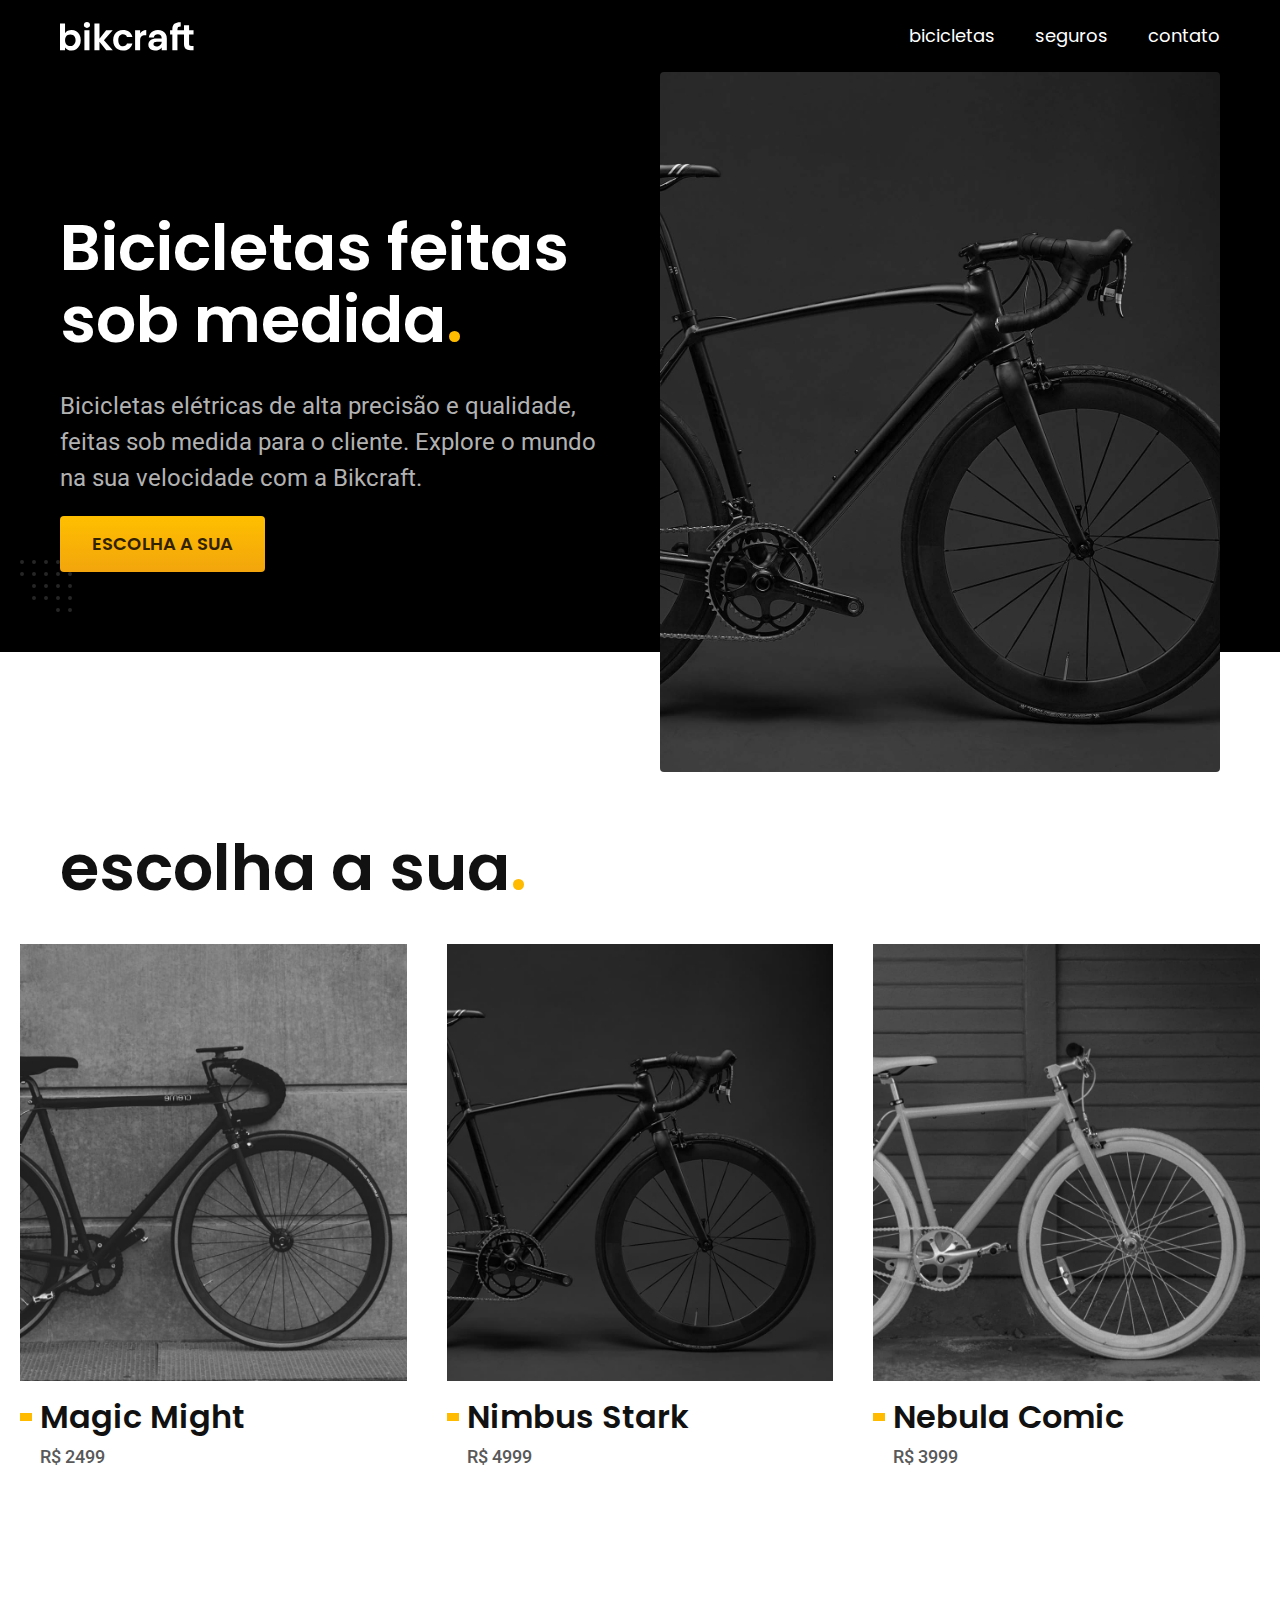
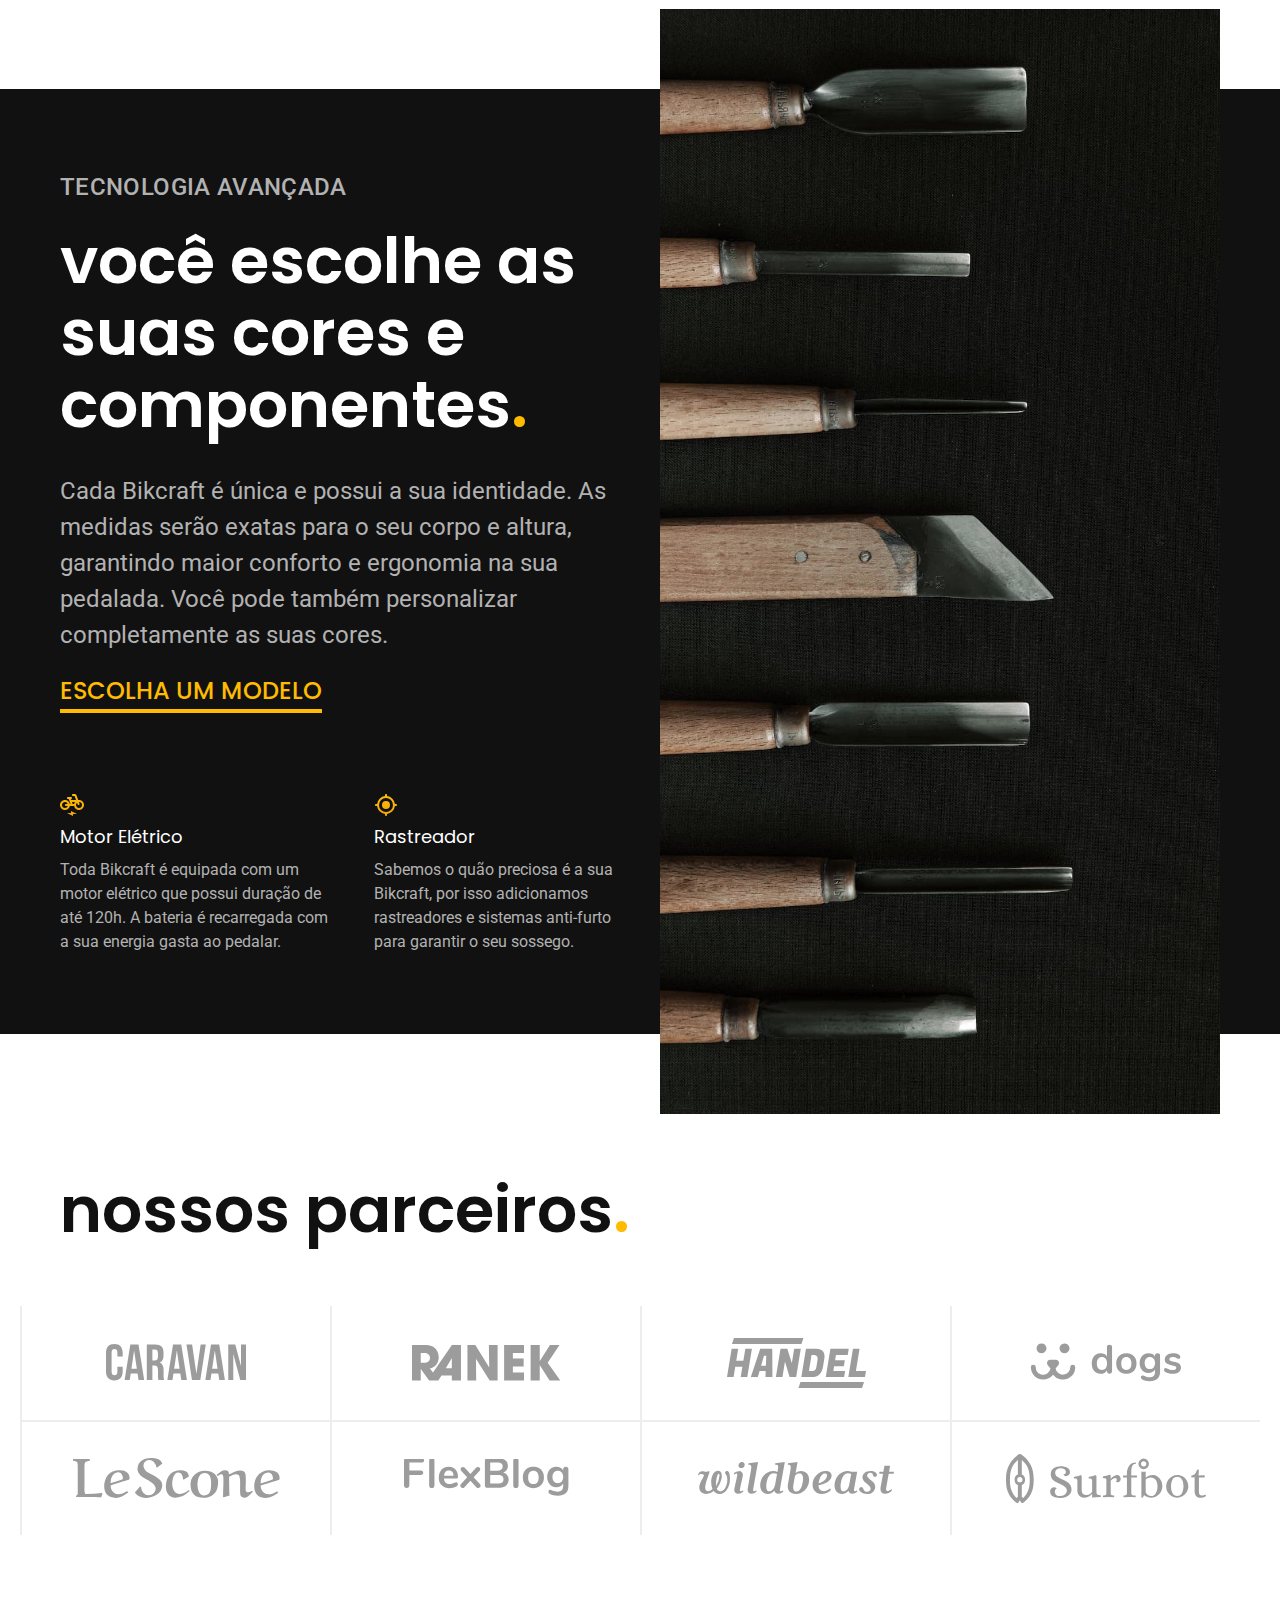
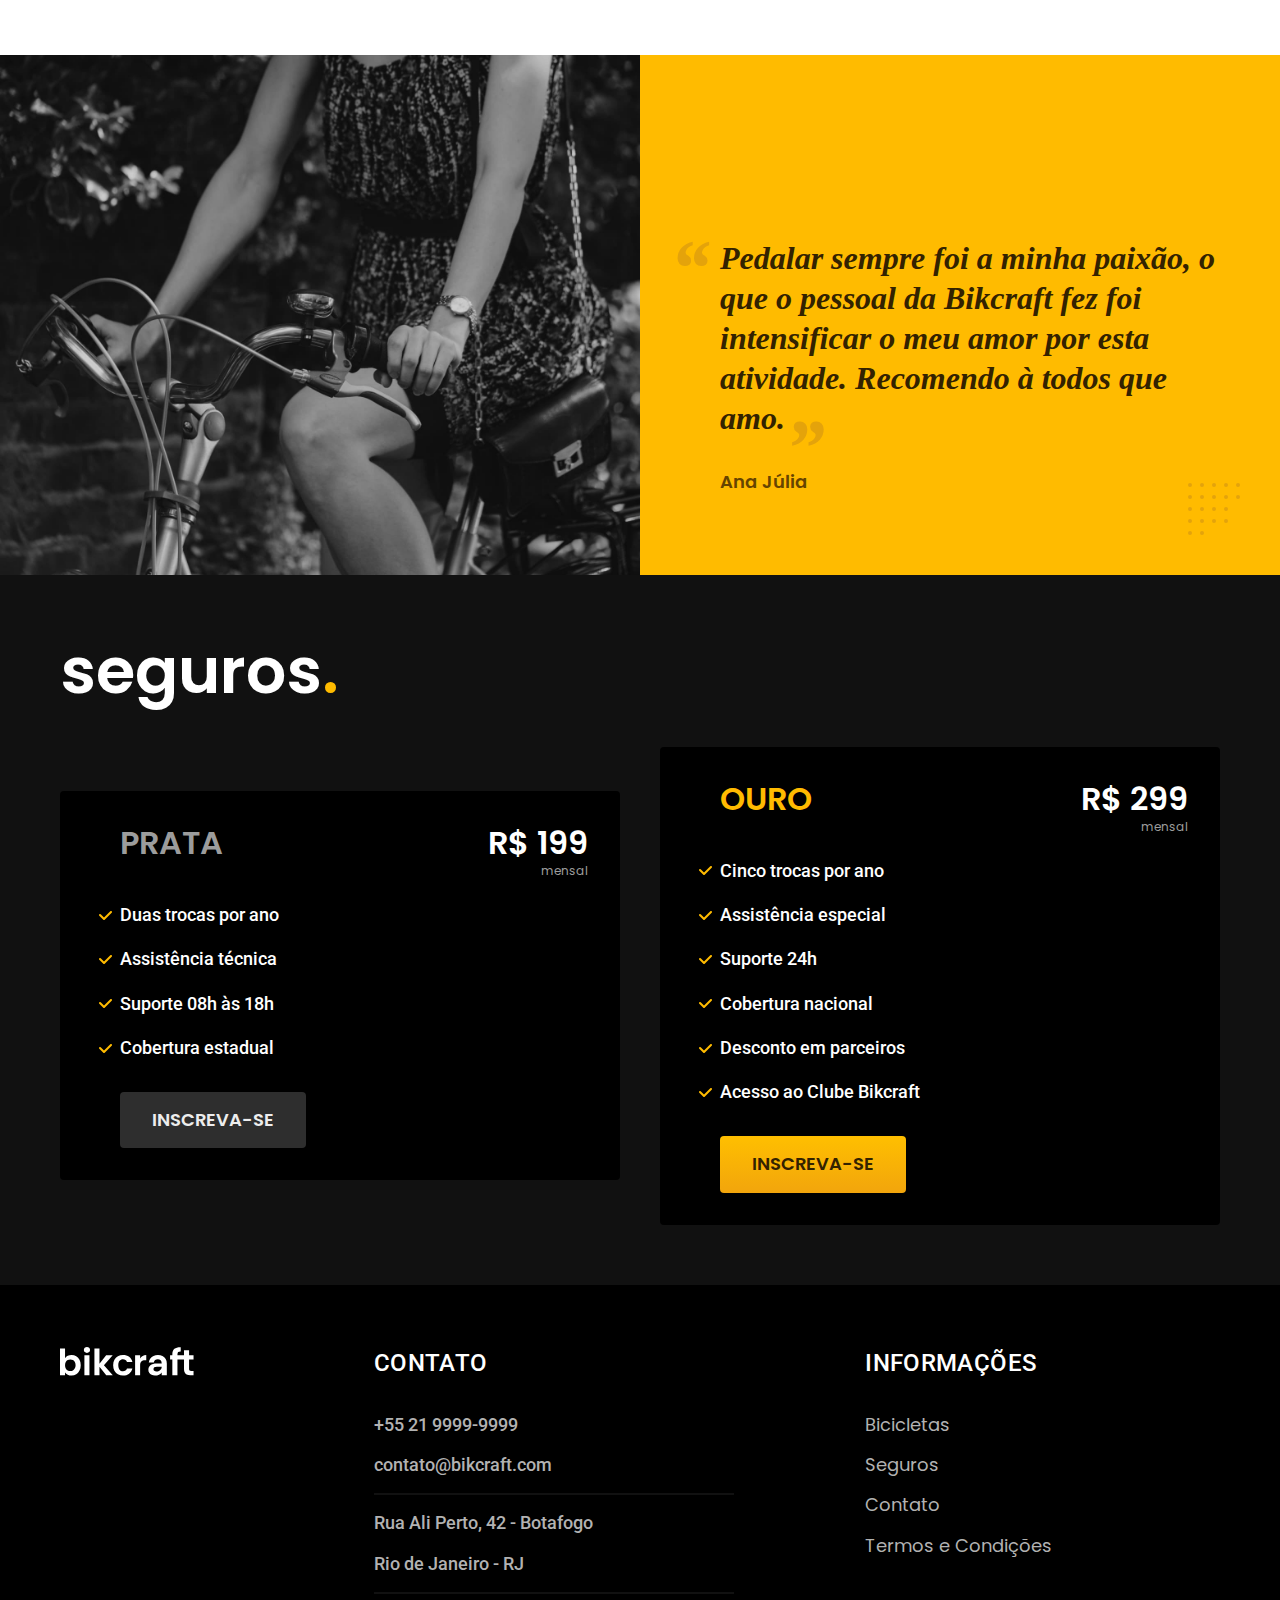
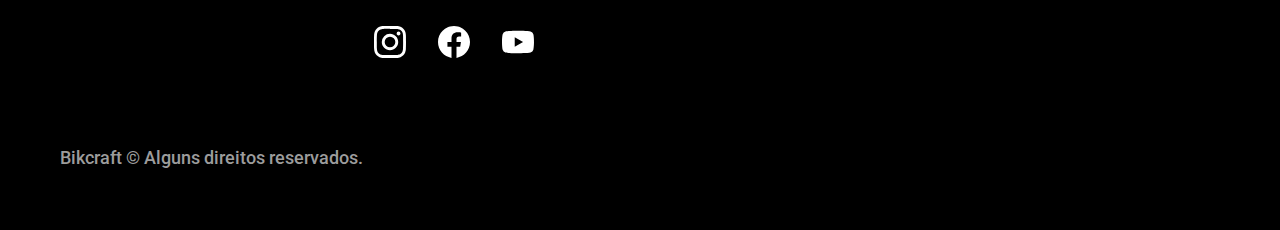
<file: index.html>
<!DOCTYPE html>
<html lang="pt-br">

<head>
    <meta charset="UTF-8">
    <meta name="viewport" content="width=device-width, initial-scale=1.0">
    <title>Bikcraft - bicicletas eletrícas</title>
    <meta name="description" content="Bicicletas elétricas de alta precisão e qualidade, feitas sob medida para o cliente.Explore o mundo na sua velocidade com a Bikcraft.">


    <link rel="preload" href="./css/style.min.css" as="style">
    <link rel="stylesheet" href="./css/style.min.css">
    <link rel="icon" href="./favicon.svg" type="image/svg+xml">



    <link rel="preconnect" href="https://fonts.googleapis.com">
    <link rel="preconnect" href="https://fonts.gstatic.com" crossorigin>
    <link href="https://fonts.googleapis.com/css2?family=Merriweather:ital,wght@1,900&family=Poppins:wght@400;600&family=Roboto:wght@400;500&display=swap" rel="stylesheet">

    <script>document.documentElement.classList.add('js');</script>
</head>

<body>
    <header class="header-bg">
        <div class="header container">
            <a href="./"><img src="./img/bikcraft.svg" width="136" height="32" alt="Bikcraft">
            </a>


            <nav aria-label="primaria">
                <ul class="header-menu font-1-m cor-0">
                    <li><a href="./bicicletas.html">bicicletas</a></li>
                    <li><a href="./seguros.html">seguros</a></li>
                    <li><a href="./contato.html">contato</a></li>
                </ul>
            </nav>
        </div>
    </header>

    <main class="introducao-bg">
        <div class="introducao container">
            <div class="introducao-conteudo">
                <h1 class="font-1-xxl cor-0 fadeInDown" data-anime="200">Bicicletas feitas sob medida<span class="cor-p1">.</span></h1>
                <p class="font-2-l cor-5 fadeInDown" data-anime="400">Bicicletas elétricas de alta precisão e qualidade, feitas sob medida para o cliente. Explore o mundo na sua velocidade com a Bikcraft. </p>
                <a class="botao fadeInDown" data-anime="600" href="./bicicletas.html">Escolha a sua</a>
            </div>
            <picture data-anime="800" class="fadeInDown">
                <source media="(max-width: 800px)" srcset="./img/bicicletas/nimbus.jpg">
                <img src="./img/fotos/introducao.jpg" width="1280" height="1600" alt="bicicleta elétrica preta.">
            </picture>

        </div>

    </main>


    <article class="bicicleta-lista">
        <h2 class="container font-1-xxl">escolha a sua<span class="cor-p1">.</span>
        </h2>
        <ul>
            <li>
                <a href="./bicicletas/magic.html">
                    <img src="./img/bicicletas/magic-home.jpg" alt="bicicleta preta">
                    <h3 class="font-1-xl">Magic Might</h3>
                    <span class="font-2-m cor-8">R$ 2499</span>
                </a>
            </li>
            <li>
                <a href="./bicicletas/magic.html">
                    <img src="./img/bicicletas/nimbus-home.jpg" alt="bicicleta preta">
                    <h3 class="font-1-xl">Nimbus Stark</h3>
                    <span class="font-2-m cor-8">R$ 4999</span>
                </a>
            </li>
            <li>
                <a href="./bicicletas/magic.html">
                    <img src="./img/bicicletas/nebula-home.jpg" alt="bicicleta preta">
                    <h3 class="font-1-xl">Nebula Comic</h3>
                    <span class="font-2-m cor-8">R$ 3999</span>
                </a>
            </li>

        </ul>



    </article>

    <article class="tecnologia-bg">
        <div class="tecnologia container">
            <div class="tecnologia-conteudo">
                <span class="font-2-l-b cor-5">tecnologia Avançada</span>
                <h2 class="font-1-xxl cor-0">você escolhe as suas cores e componentes<span class="cor-p1">.</span></h2>
                <p class="font-2-l cor-5">Cada Bikcraft é única e possui a sua identidade. As medidas serão exatas para o seu corpo e altura, garantindo maior conforto e ergonomia na sua pedalada. Você pode também personalizar completamente as suas cores.</p>
                <a class="link" href="./bicicletas.html">Escolha um Modelo</a>

                <div class="tecnologia-vantagens">
                    <div>
                        <img src="./img/icones/eletrica.svg" alt="">
                        <h3 class="font-1-m cor-0">Motor Elétrico</h3>
                        <p class="font-2-s cor-5">Toda Bikcraft é equipada com um motor elétrico que possui duração de até 120h. A bateria é recarregada com a sua energia gasta ao pedalar.</p>
                    </div>
                    <div>
                        <img src="./img/icones/rastreador.svg" alt="">
                        <h3 class="font-1-m cor-0">Rastreador</h3>
                        <p class="font-2-s cor-5">Sabemos o quão preciosa é a sua Bikcraft, por isso adicionamos rastreadores e sistemas anti-furto para garantir o seu sossego.</p>
                    </div>
                </div>
            </div>


            <div class="tecnologia-imagem">
                <img src="./img/fotos/tecnologia.jpg" alt="">

            </div>

        </div>

    </article>

    <section class="parceiros" aria-label="nossos parceiros">
        <h2 class="container font-1-xxl">nossos parceiros<span class="cor-p1">.</span>
        </h2>
        <ul>
            <li><img src="./img/parceiros/caravan.svg" alt="caravan"></li>
            <li><img src="./img/parceiros/ranek.svg" alt="caravan"></li>
            <li><img src="./img/parceiros/handel.svg" alt="caravan"></li>
            <li><img src="./img/parceiros/dogs.svg" alt="caravan"></li>
            <li><img src="./img/parceiros/lescone.svg" alt="caravan"></li>
            <li><img src="./img/parceiros/flexblog.svg" alt="caravan"></li>
            <li><img src="./img/parceiros/wildbeast.svg" alt="caravan"></li>
            <li><img src="./img/parceiros/surfbot.svg" alt="caravan"></li>
        </ul>

    </section>
    <section class="depoimento" aria-label="depoimento">
        <div>
            <img src="./img/fotos/depoimento.jpg" alt="pessoa pedalando uma bicicleta bikcraft">
        </div>
        <div class="depoimento-conteudo">
            <blockquote class="font-1-xl cor-p5">
                <p>
                    Pedalar sempre foi a minha paixão, o que o pessoal da Bikcraft fez foi intensificar o meu amor por esta atividade. Recomendo à todos que amo.
                </p>
            </blockquote>
            <span class="font-1-m-b cor-p4">Ana Júlia</span>

        </div>

    </section>
    <article class="seguros-bg">
        <div class="seguros container">
            <h2 class="font-1-xxl cor-0">seguros<span class="cor-p1">.</span></h2>
            <div class="seguros-item">
                <h3 class="font-1-xl cor-6">PRATA</h3>
                <span class="font-1-xl cor-0">R$ 199 <span class="font-1-xs cor-6">mensal</span></span>
                <ul class="font-2-m cor-0">
                    <li>Duas trocas por ano</li>
                    <li>Assistência técnica</li>
                    <li>Suporte 08h às 18h</li>
                    <li>Cobertura estadual</li>
                </ul>
                <a class="botao secundario" href="./orcamento.html">Inscreva-se</a>

            </div>


            <div class="seguros-item">
                <h3 class="font-1-xl cor-p1">OURO</h3>
                <span class="font-1-xl cor-0">R$ 299 <span class="font-1-xs cor-6">mensal</span></span>
                <ul class="font-2-m cor-0">
                    <li>Cinco trocas por ano</li>
                    <li>Assistência especial</li>
                    <li>Suporte 24h</li>
                    <li>Cobertura nacional</li>
                    <li>Desconto em parceiros</li>
                    <li>Acesso ao Clube Bikcraft</li>
                </ul>
                <a class="botao " href="./orcamento.html">Inscreva-se</a>

            </div>

        </div>

    </article>


    <footer class="footer-bg">
        <div class="footer container">
            <img src="./img/bikcraft.svg" alt="Bikcraft">
            <div class="footer-contato">
                <h3 class="font-2-l-b cor-0">Contato</h3>
                <ul class="font-2-m cor-5">
                    <li><a href="tel:+552199999999">+55 21 9999-9999</a></li>
                    <li><a href="mailto:contato@bikcraft.com">contato@bikcraft.com</a></li>
                    <li>Rua Ali Perto, 42 - Botafogo</li>
                    <li>Rio de Janeiro - RJ</li>
                </ul>
                <div class="footer-redes">
                    <a href="./">
                        <img src="./img/redes/instagram.svg" alt="Instagram">
                    </a>
                    <a href="./">
                        <img src="./img/redes/facebook.svg" alt="Facebook">
                    </a>
                    <a href="./">
                        <img src="./img/redes/youtube.svg" alt="Youtube">
                    </a>
                </div>
            </div>
            <div class="footer-informacoes">
                <h3 class="font-2-l-b cor-0">Informações</h3>
                <nav>
                    <ul class="font-1-m cor-5">
                        <li><a href="./bicicletas.html">Bicicletas</a></li>
                        <li><a href="./seguros.html">Seguros</a></li>
                        <li><a href="./contato.html">Contato</a></li>
                        <li><a href="./termos.html">Termos e Condições</a></li>
                    </ul>
                </nav>
            </div>
            <p class="footer-copy font-2-m cor-6">Bikcraft © Alguns direitos reservados.</p>
        </div>
    </footer>
    <script src="./js/plugins/simple-anime.js"></script>
    <script src="./js/script.js"></script>
</body>

</html>
</file>
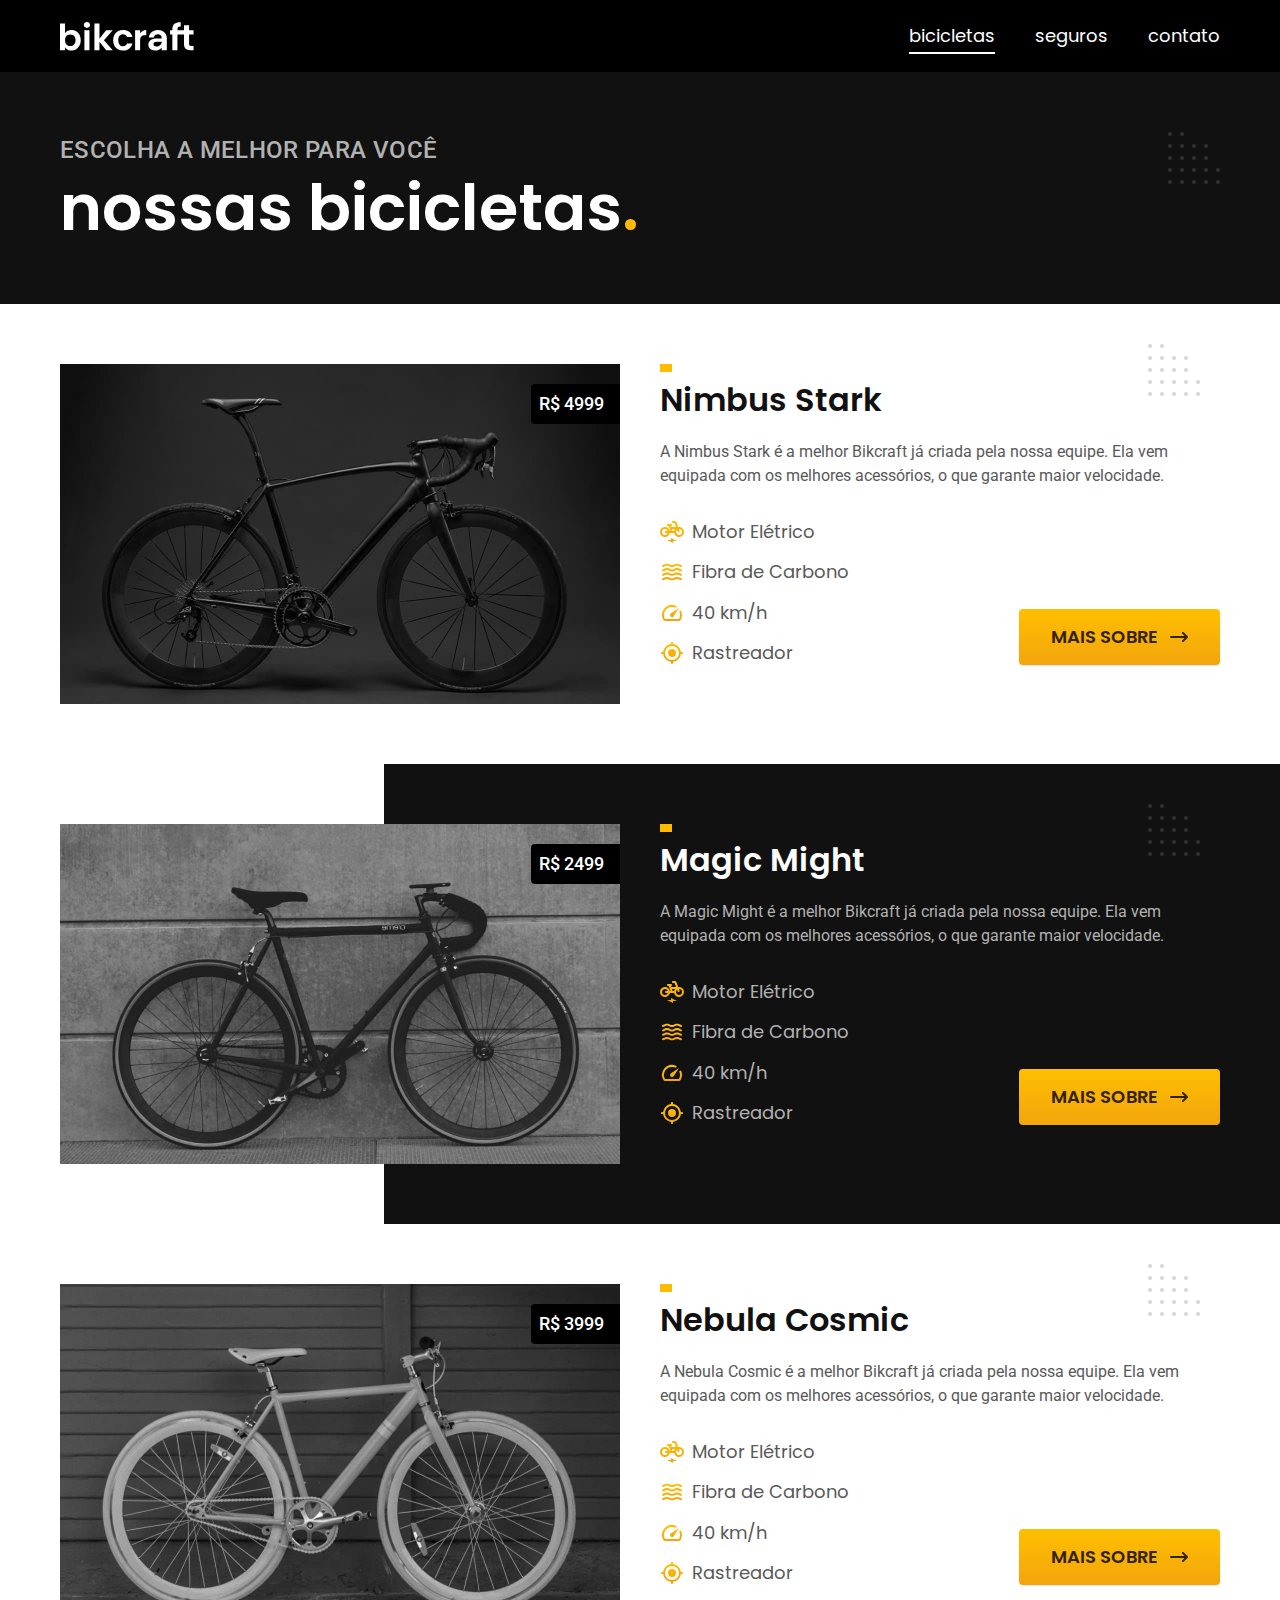
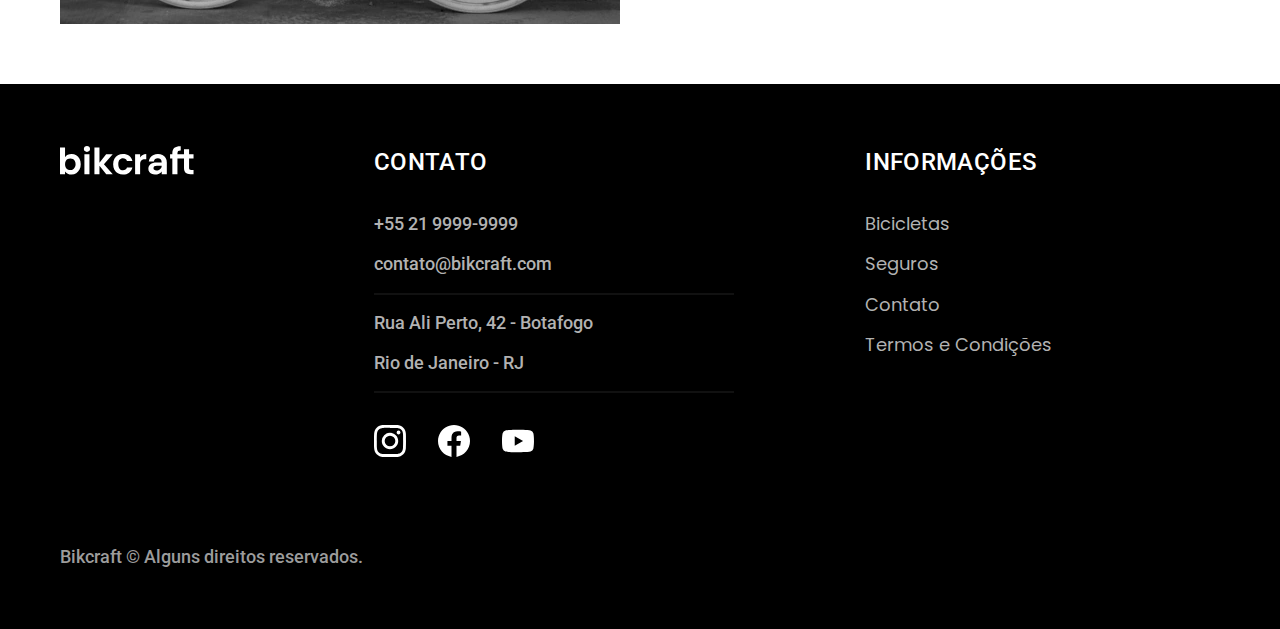
<file: bicicletas.html>
<!DOCTYPE html>
<html lang="pt-br">

<head>
  <meta charset="UTF-8">
  <meta name="viewport" content="width=device-width, initial-scale=1.0">
  <title>bicicletas | Bikcraft </title>
  <meta name="description" content="Termos e Condições.">
  <link rel="preload" href="./css/style.min.css" as="style">
  <link rel="stylesheet" href="./css/style.min.css">
  <link rel="icon" href="./favicon.svg" type="image/svg+xml">

  <link rel="preconnect" href="https://fonts.googleapis.com">
  <link rel="preconnect" href="https://fonts.gstatic.com" crossorigin>
  <link href="https://fonts.googleapis.com/css2?family=Merriweather:ital,wght@1,900&family=Poppins:wght@400;600&family=Roboto:wght@400;500&display=swap" rel="stylesheet">


  <script>document.documentElement.classList.add('js');</script>
</head>

<body id="bicicletas">
  <header class="header-bg">
    <div class="header container">
      <a href="./"><img src="./img/bikcraft.svg" alt="Bikcraft">
      </a>


      <nav aria-label="primaria">
        <ul class="header-menu font-1-m cor-0">
          <li><a href="./bicicletas.html">bicicletas</a></li>
          <li><a href="./seguros.html">seguros</a></li>
          <li><a href="./contato.html">contato</a></li>
        </ul>
      </nav>
    </div>
  </header>
  <main>
    <div class="titulo-bg">
      <div class="titulo container">
        <p class="font-2-l-b cor-5">Escolha a melhor para você</p>
        <h1 class="font-1-xxl cor-0">nossas bicicletas<span class="cor-p1">.</span></h1>
      </div>
    </div>

    <div class="bicicletas container">
      <div class="bicicletas-imagem">
        <img src="./img/bicicletas/nimbus.jpg" alt="bicicleta preta">
        <span class="font-2-m cor-0">R$ 4999</span>
      </div>
      <div class="bicicletas-conteudo">
        <h2 class="font-1-xl">Nimbus Stark</h2>
        <p class="font-2-s cor-8">A Nimbus Stark é a melhor Bikcraft já criada pela nossa equipe. Ela vem equipada com os melhores acessórios, o que garante maior velocidade.</p>
        <ul class="font-1-m cor-8">
          <li>
            <img src="./img/icones/eletrica.svg" alt="">
            Motor Elétrico
          </li>
          <li>
            <img src="./img/icones/carbono.svg" alt="">
            Fibra de Carbono
          </li>
          <li>
            <img src="./img/icones/velocidade.svg" alt="">
            40 km/h
          </li>
          <li>
            <img src="./img/icones/rastreador.svg" alt="">
            Rastreador
          </li>
        </ul>
        <a class="botao seta" href="./bicicletas/nimbus.html">Mais Sobre</a>
      </div>
    </div>


    <div class="bicicletas-bg">
      <div class="bicicletas container">
        <div class="bicicletas-imagem">
          <img src="./img/bicicletas/magic.jpg" alt="bicicleta preta">
          <span class="font-2-m cor-0">R$ 2499</span>
        </div>
        <div class="bicicletas-conteudo">
          <h2 class="font-1-xl cor-0">Magic Might</h2>
          <p class="font-2-s cor-5">A Magic Might é a melhor Bikcraft já criada pela nossa equipe. Ela vem equipada com os melhores acessórios, o que garante maior velocidade.</p>
          <ul class="font-1-m cor-5">
            <li>
              <img src="./img/icones/eletrica.svg" alt="">
              Motor Elétrico
            </li>
            <li>
              <img src="./img/icones/carbono.svg" alt="">
              Fibra de Carbono
            </li>
            <li>
              <img src="./img/icones/velocidade.svg" alt="">
              40 km/h
            </li>
            <li>
              <img src="./img/icones/rastreador.svg" alt="">
              Rastreador
            </li>
          </ul>
          <a class="botao seta" href="./bicicletas/magic.html">Mais Sobre</a>
        </div>
      </div>
    </div>


    <div class="bicicletas container">
      <div class="bicicletas-imagem">
        <img src="./img/bicicletas/nebula.jpg" alt="bicicleta preta">
        <span class="font-2-m cor-0">R$ 3999</span>
      </div>
      <div class="bicicletas-conteudo">
        <h2 class="font-1-xl">Nebula Cosmic</h2>
        <p class="font-2-s cor-8">A Nebula Cosmic é a melhor Bikcraft já criada pela nossa equipe. Ela vem equipada com os melhores acessórios, o que garante maior velocidade.</p>
        <ul class="font-1-m cor-8">
          <li>
            <img src="./img/icones/eletrica.svg" alt="">
            Motor Elétrico
          </li>
          <li>
            <img src="./img/icones/carbono.svg" alt="">
            Fibra de Carbono
          </li>
          <li>
            <img src="./img/icones/velocidade.svg" alt="">
            40 km/h
          </li>
          <li>
            <img src="./img/icones/rastreador.svg" alt="">
            Rastreador
          </li>
        </ul>
        <a class="botao seta" href="./bicicletas/nebula.html">Mais Sobre</a>
      </div>
    </div>
  </main>


  <footer class="footer-bg">
    <div class="footer container">
      <img src="./img/bikcraft.svg" alt="Bikcraft">
      <div class="footer-contato">
        <h3 class="font-2-l-b cor-0">Contato</h3>
        <ul class="font-2-m cor-5">
          <li><a href="tel:+552199999999">+55 21 9999-9999</a></li>
          <li><a href="mailto:contato@bikcraft.com">contato@bikcraft.com</a></li>
          <li>Rua Ali Perto, 42 - Botafogo</li>
          <li>Rio de Janeiro - RJ</li>
        </ul>
        <div class="footer-redes">
          <a href="./">
            <img src="./img/redes/instagram.svg" alt="Instagram">
          </a>
          <a href="./">
            <img src="./img/redes/facebook.svg" alt="Facebook">
          </a>
          <a href="./">
            <img src="./img/redes/youtube.svg" alt="Youtube">
          </a>
        </div>
      </div>
      <div class="footer-informacoes">
        <h3 class="font-2-l-b cor-0">Informações</h3>
        <nav>
          <ul class="font-1-m cor-5">
            <li><a href="./bicicletas.html">Bicicletas</a></li>
            <li><a href="./seguros.html">Seguros</a></li>
            <li><a href="./contato.html">Contato</a></li>
            <li><a href="./termos.html">Termos e Condições</a></li>
          </ul>
        </nav>
      </div>
      <p class="footer-copy font-2-m cor-6">Bikcraft © Alguns direitos reservados.</p>
    </div>
  </footer>
  <script src="./js/script.js"></script>
</body>

</html>
</file>
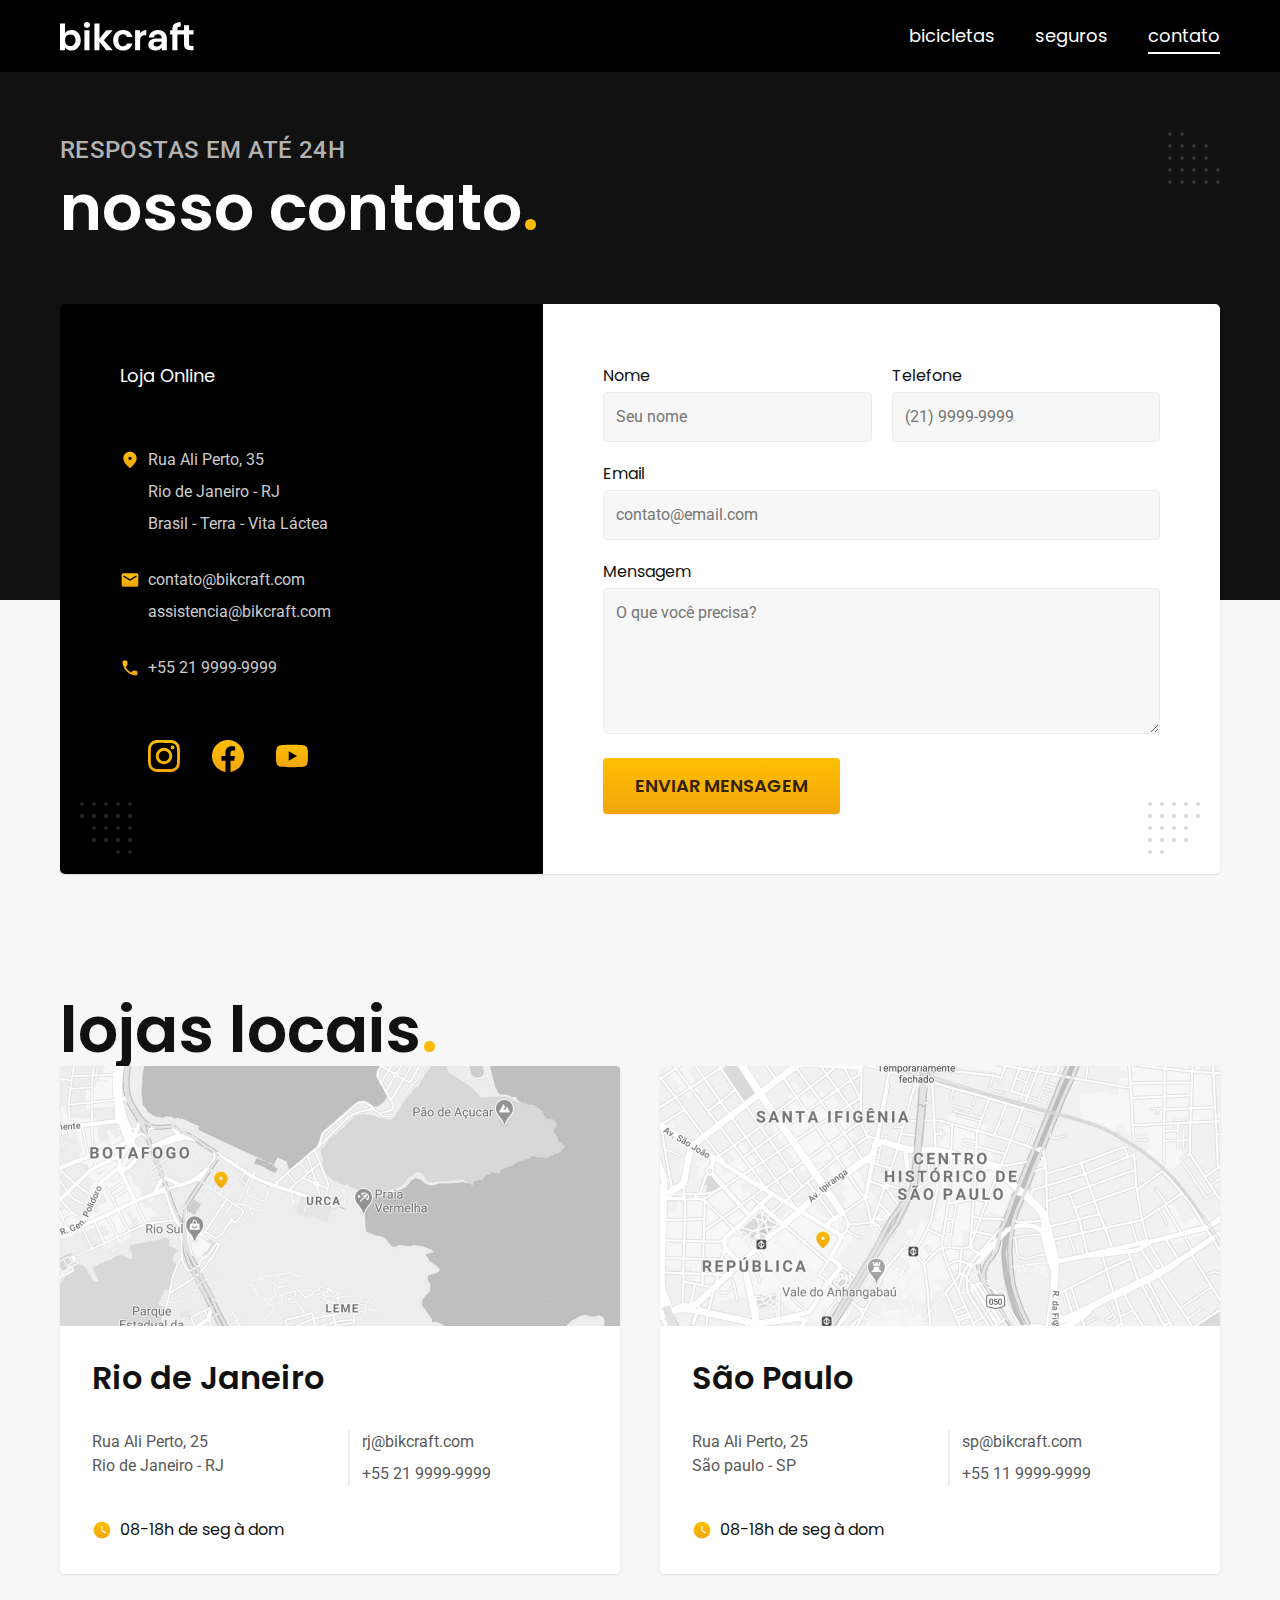
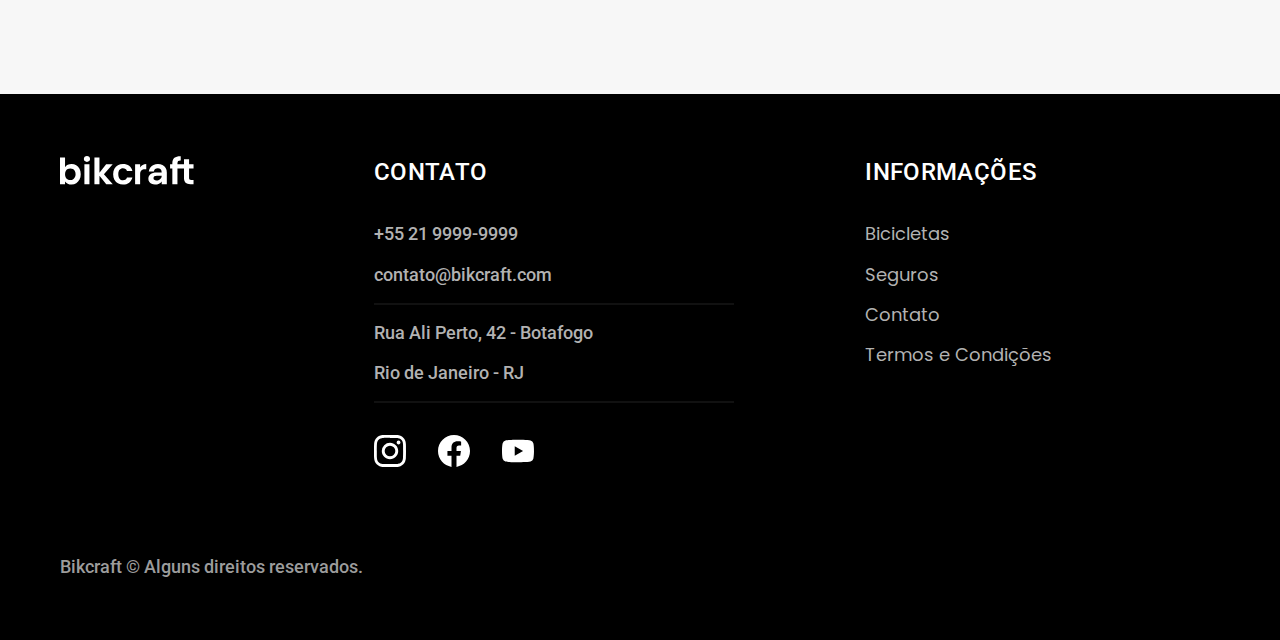
<file: contato.html>
<!DOCTYPE html>
<html lang="pt-br">

<head>
  <meta charset="UTF-8">
  <meta name="viewport" content="width=device-width, initial-scale=1.0">
  <title>Contato| Bikcraft </title>
  <meta name="description" content="Termos e Condições.">
  <link rel="preload" href="./css/style.min.css" as="style">
  <link rel="stylesheet" href="./css/style.min.css">
  <link rel="icon" href="./favicon.svg" type="image/svg+xml">

  <link rel="preconnect" href="https://fonts.googleapis.com">
  <link rel="preconnect" href="https://fonts.gstatic.com" crossorigin>
  <link href="https://fonts.googleapis.com/css2?family=Merriweather:ital,wght@1,900&family=Poppins:wght@400;600&family=Roboto:wght@400;500&display=swap" rel="stylesheet">


  <script>document.documentElement.classList.add('js');</script>
</head>

<body id="contato">
  <header class="header-bg">
    <div class="header container">
      <a href="./"><img src="./img/bikcraft.svg" alt="Bikcraft">
      </a>


      <nav aria-label="primaria">
        <ul class="header-menu font-1-m cor-0">
          <li><a href="./bicicletas.html">bicicletas</a></li>
          <li><a href="./seguros.html">seguros</a></li>
          <li><a href="./contato.html">contato</a></li>
        </ul>
      </nav>
    </div>
  </header>
  <main>
    <div class="titulo-bg">
      <div class="titulo container">
        <p class="font-2-l-b cor-5">respostas em até 24h</p>
        <h1 class="font-1-xxl cor-0">nosso contato<span class="cor-p1">.</span></h1>
      </div>
    </div>

    <div class="contato container">
      <section class="contato-dados" aria-label="endereço">
        <h2 class="font-1-m cor-0">Loja Online</h2>
        <div class="contato-endereco font-2-s cor-4">
          <p>Rua Ali Perto, 35 </p>
          <p>Rio de Janeiro - RJ</p>
          <p>Brasil - Terra - Vita Láctea</p>
        </div>

        <address class="contato-meios font-2-s cor-4">
          <a href="mailto:contato@bikcraft.com">contato@bikcraft.com</a>
          <a href="mailto:assistencia@bikcraft.com">assistencia@bikcraft.com</a>
          <a href="tel:+552199999999">+55 21 9999-9999</a>
        </address>

        <div class="contato-redes">
          <a href="./">
            <img src="./img/redes/instagram-p.svg" alt="Instagram">
          </a>
          <a href="./">
            <img src="./img/redes/facebook-p.svg" alt="Facebook">
          </a>
          <a href="./">
            <img src="./img/redes/youtube-p.svg" alt="Youtube">
          </a>
        </div>

      </section>
      <section class="contato-formulario" aria-label="Formulário">
        <form class="form" action="./contato.html">
          <div>
            <label for="nome">Nome</label>
            <input type="text" id="nome" name="nome" placeholder="Seu nome">
          </div>
          <div>
            <label for="telefone">Telefone</label>
            <input type="text" id="telefone" name="telefone" placeholder="(21) 9999-9999">
          </div>
          <div class="col-2">
            <label for="email">Email</label>
            <input type="email" id="email" name="email" placeholder="contato@email.com">
          </div>
          <div class=" col-2">
            <label for="mensagem">Mensagem</label>
            <textarea rows="5" id="mensagem" name="mensagem" placeholder="O que você precisa?"></textarea>
          </div>
          <button class="botao col-2">Enviar Mensagem</button>
        </form>

      </section>

    </div>

  </main>

  <article class="lojas container">
    <h2 class="font-1-xxl ">lojas locais<span class="cor-p1">.</span></h2>
    <div class="lojas-item">
      <img src="./img/lojas/rj.jpg" alt="mapa marcando o endereço em Rua Ali perto,25 - Rio de Janeiro - RJ">
      <div class="lojas-conteudo">
        <h3 class="font-1-xl">Rio de Janeiro</h3>
        <div class="lojs-dados font-2-s cor-8">
          <p>Rua Ali Perto, 25</p>
          <p>Rio de Janeiro - RJ</p>
        </div>
        <div class="lojas-dados font-2-s cor-8">
          <a href="mailto:rj@bikcraft.com">rj@bikcraft.com</a>
          <a href="tel:+552199999999">+55 21 9999-9999</a>
        </div>
        <p class="lojas-tempo font-1-s"><img src="./img/icones/horario.svg" alt="">08-18h de seg à dom</p>
      </div>

    </div>

    <div class="lojas-item">
      <img src="./img/lojas/sp.jpg" alt="mapa marcando o endereço em Rua Ali perto,25 - Rio de Janeiro - RJ">
      <div class="lojas-conteudo">
        <h3 class="font-1-xl">São Paulo</h3>
        <div class="lojs-dados font-2-s cor-8">
          <p>Rua Ali Perto, 25</p>
          <p>São paulo - SP</p>
        </div>
        <div class="lojas-dados font-2-s cor-8">
          <a href="mailto:rj@bikcraft.com">sp@bikcraft.com</a>
          <a href="tel:+552199999999">+55 11 9999-9999</a>
        </div>
        <p class="lojas-tempo font-1-s"><img src="./img/icones/horario.svg" alt="">08-18h de seg à dom</p>
      </div>

    </div>


  </article>



  <footer class="footer-bg">
    <div class="footer container">
      <img src="./img/bikcraft.svg" alt="Bikcraft">
      <div class="footer-contato">
        <h3 class="font-2-l-b cor-0">Contato</h3>
        <ul class="font-2-m cor-5">
          <li><a href="tel:+552199999999">+55 21 9999-9999</a></li>
          <li><a href="mailto:contato@bikcraft.com">contato@bikcraft.com</a></li>
          <li>Rua Ali Perto, 42 - Botafogo</li>
          <li>Rio de Janeiro - RJ</li>
        </ul>
        <div class="footer-redes">
          <a href="./">
            <img src="./img/redes/instagram.svg" alt="Instagram">
          </a>
          <a href="./">
            <img src="./img/redes/facebook.svg" alt="Facebook">
          </a>
          <a href="./">
            <img src="./img/redes/youtube.svg" alt="Youtube">
          </a>
        </div>
      </div>
      <div class="footer-informacoes">
        <h3 class="font-2-l-b cor-0">Informações</h3>
        <nav>
          <ul class="font-1-m cor-5">
            <li><a href="./bicicletas.html">Bicicletas</a></li>
            <li><a href="./seguros.html">Seguros</a></li>
            <li><a href="./contato.html">Contato</a></li>
            <li><a href="./termos.html">Termos e Condições</a></li>
          </ul>
        </nav>
      </div>
      <p class="footer-copy font-2-m cor-6">Bikcraft © Alguns direitos reservados.</p>
    </div>
  </footer>
  <script src="./js/script.js"></script>
</body>

</html>
</file>
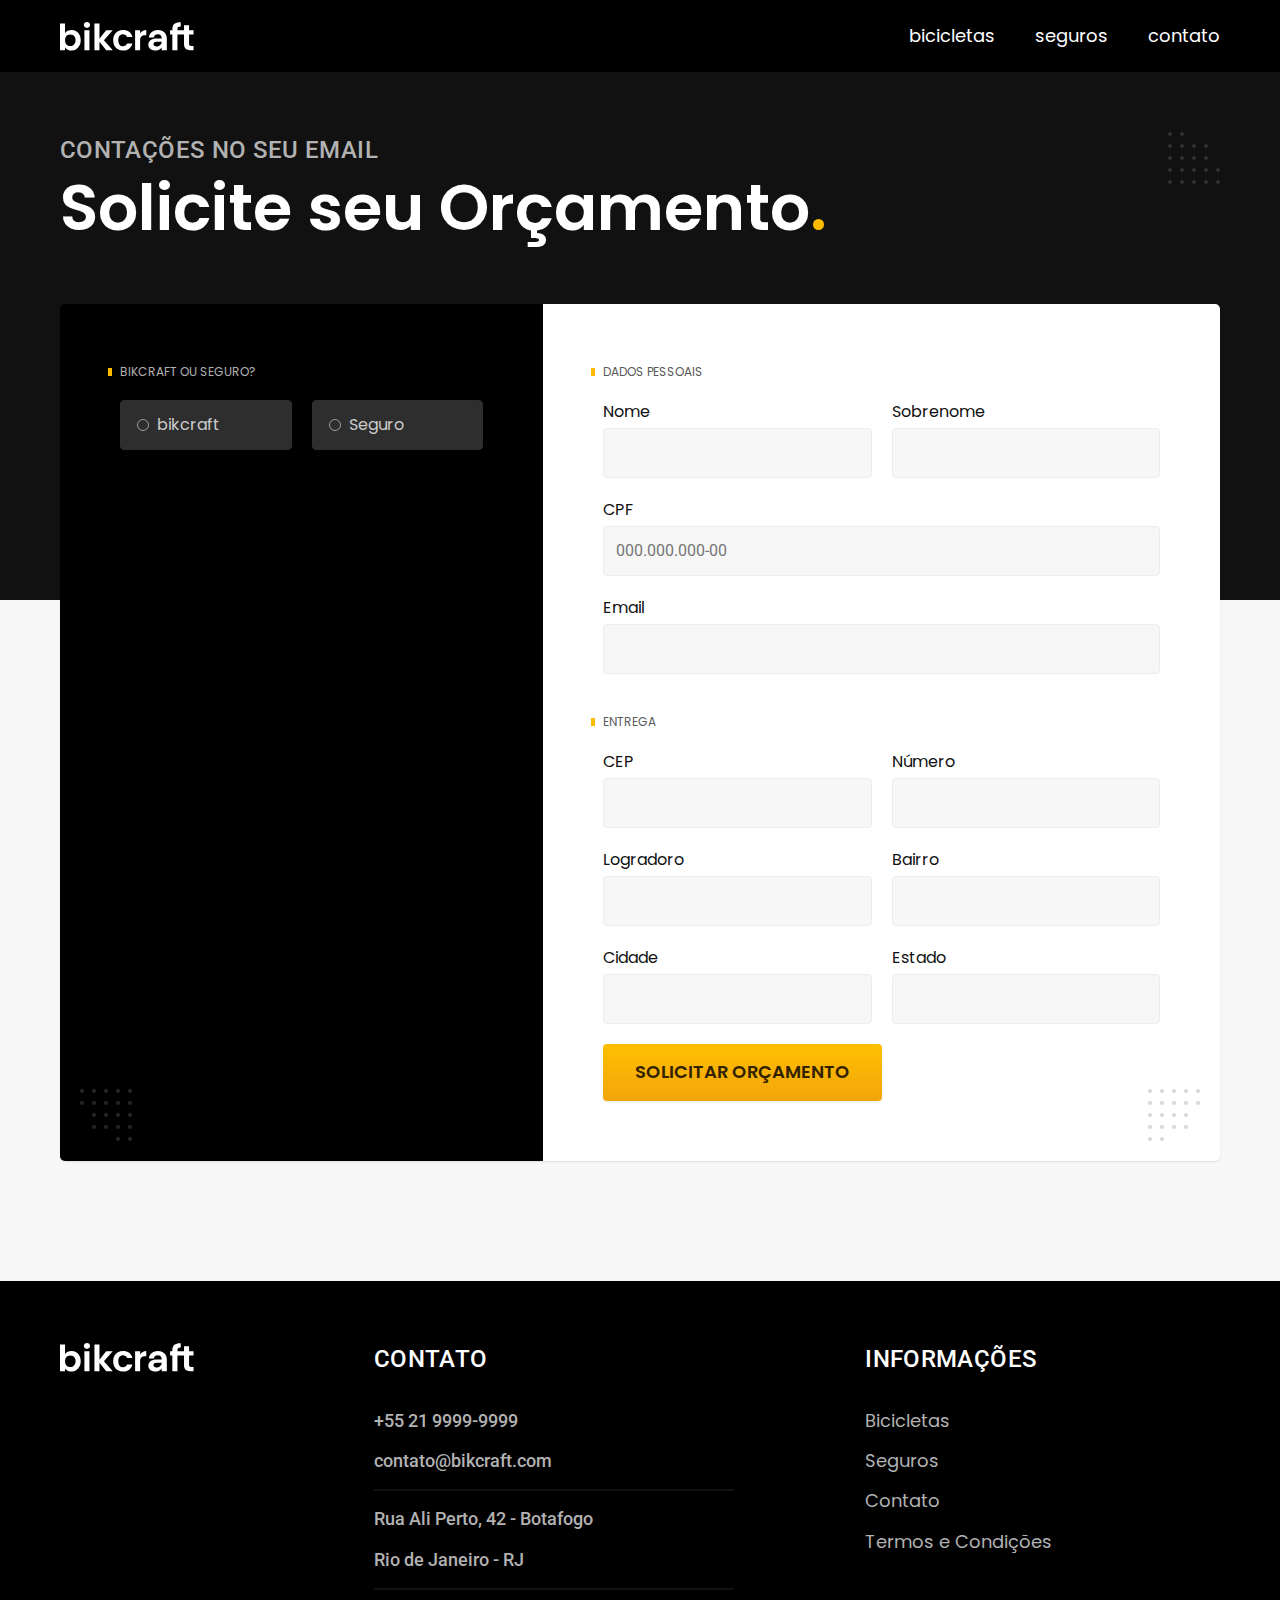
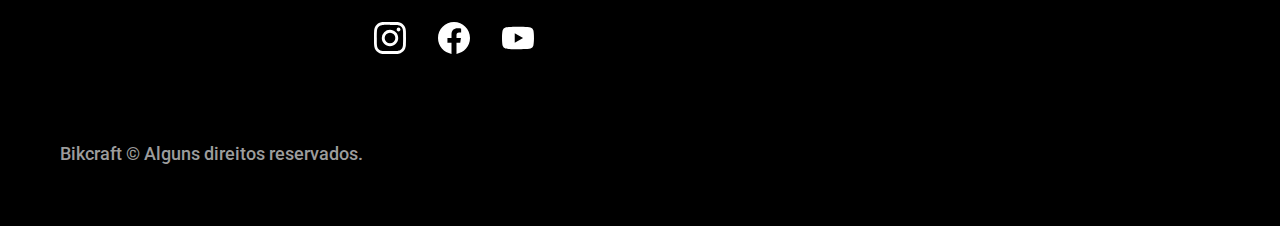
<file: orcamento.html>
<!DOCTYPE html>
<html lang="pt-br">

<head>
  <meta charset="UTF-8">
  <meta name="viewport" content="width=device-width, initial-scale=1.0">
  <title>Orçamento | Bikcraft </title>
  <meta name="description" content="Termos e Condições.">
  <link rel="preload" href="./css/style.min.css" as="style">
  <link rel="stylesheet" href="./css/style.min.css">
  <link rel="icon" href="./favicon.svg" type="image/svg+xml">

  <link rel="preconnect" href="https://fonts.googleapis.com">
  <link rel="preconnect" href="https://fonts.gstatic.com" crossorigin>
  <link href="https://fonts.googleapis.com/css2?family=Merriweather:ital,wght@1,900&family=Poppins:wght@400;600&family=Roboto:wght@400;500&display=swap" rel="stylesheet">


  <script>document.documentElement.classList.add('js');</script>
</head>

<body id="orcamento">
  <header class="header-bg">
    <div class="header container">
      <a href="./"><img src="./img/bikcraft.svg" alt="Bikcraft">
      </a>


      <nav aria-label="primaria">
        <ul class="header-menu font-1-m cor-0">
          <li><a href="./bicicletas.html">bicicletas</a></li>
          <li><a href="./seguros.html">seguros</a></li>
          <li><a href="./contato.html">contato</a></li>
        </ul>
      </nav>
    </div>
  </header>
  <main>
    <div class="titulo-bg">
      <div class="titulo container">
        <p class="font-2-l-b cor-5">Contações no seu email</p>
        <h1 class="font-1-xxl cor-0">Solicite seu Orçamento<span class="cor-p1">.</span></h1>
      </div>
    </div>

    <form class="orcamento container" action="./">
      <div class="orcamento-produto">
        <h2 class="font-1-xs cor-5">Bikcraft ou seguro?</h2>

        <input type="radio" name="tipo" value="bikcraft" id="bikcraft">
        <label for="bikcraft">bikcraft</label>

        <input type="radio" name="tipo" value="seguro" id="seguro">
        <label for="seguro">Seguro</label>

        <div class="orcamento-conteudo" id="orcamento-bikcraft">
          <h2 class="font-1-xs cor-5">Escolha a sua</h2>

          <input type="radio" name="produto" value="nimbus" id="nimbus">
          <label for="nimbus">Nimbus Stark<span>R$ 4999</span></label>
          <div class="orcamento-detalhes">
            <ul class="font-1-xs cor-8">
              <li><img src="./img/icones/eletrica.svg" alt="">Motor Elétrico</li>
              <li><img src="./img/icones/carbono.svg" alt="">Fibra de Carbono</li>
              <li><img src="./img/icones/velocidade.svg" alt="">40 km/h</li>
              <li><img src="./img/icones/rastreador.svg" alt="">Rastreador</li>
            </ul>
            <img src="./img/bicicletas/nimbus.jpg" alt="bicicleta preta">
          </div>

          <input type="radio" name="produto" value="magic" id="magic">
          <label for="magic">Magic Might<span>R$ 2499</span></label>
          <div class="orcamento-detalhes">
            <ul class="font-1-xs cor-8">
              <li><img src="./img/icones/eletrica.svg" alt="">Motor Elétrico</li>
              <li><img src="./img/icones/carbono.svg" alt="">Fibra de Carbono</li>
              <li><img src="./img/icones/velocidade.svg" alt="">40 km/h</li>
              <li><img src="./img/icones/rastreador.svg" alt="">Rastreador</li>
            </ul>
            <img src="./img/bicicletas/magic.jpg" alt="bicicleta preta">
          </div>

          <input type="radio" name="produto" value="nebula" id="nebula">
          <label for="nebula">Nebula Cosmic<span>R$ 3999</span></label>
          <div class="orcamento-detalhes">
            <ul class="font-1-xs cor-8">
              <li><img src="./img/icones/eletrica.svg" alt="">Motor Elétrico</li>
              <li><img src="./img/icones/carbono.svg" alt="">Fibra de Carbono</li>
              <li><img src="./img/icones/velocidade.svg" alt="">40 km/h</li>
              <li><img src="./img/icones/rastreador.svg" alt="">Rastreador</li>
            </ul>
            <img src="./img/bicicletas/nebula.jpg" alt="bicicleta branca">
          </div>
        </div>



        <div class="orcamento-conteudo" id="orcamento-seguro">
          <h2 class="font-1-xs cor-5">Escolha o plano</h2>
          <input type="radio" name="produto" value="prata" id="prata">
          <label for="prata">Prata<span>R$ 199</span></label>

          <input type="radio" name="produto" value="ouro" id="ouro">
          <label for="ouro">ouro<span>R$ 299</span></label>
        </div>

      </div>


      </div>
      <div class="orcamento-dados form">
        <h2 class="font-1-xs cor-9 col-2">dados pessoais</h2>
        <div>
          <label for="nome">Nome</label>
          <input type="text" id="nome" name="nome">
        </div>
        <div>
          <label for="sobrenome">Sobrenome</label>
          <input type="text" id="sobrenome" name="sobrenome">
        </div>
        <div class="col-2">
          <label for="cpf">CPF</label>
          <input type="text" id="cpf" name="cpf" placeholder="000.000.000-00">
        </div>
        <div class="col-2">
          <label for="email">Email</label>
          <input type="email" id="email" name="email">
        </div>


        <h2 class="font-1-xs cor-9 col-2">entrega</h2>
        <div>
          <label for="cep">CEP</label>
          <input type="text" id="cep" name="cep">
        </div>
        <div>
          <label for="numero">Número</label>
          <input type="text" id="numero" name="numero">
        </div>
        <div>
          <label for="logradouro">Logradoro</label>
          <input type="text" id="logradoro" name="logradoro">
        </div>
        <div>
          <label for="bairro">Bairro</label>
          <input type="text" id="bairro" name="bairro">
        </div>
        <div>
          <label for="cidade">Cidade</label>
          <input type="text" id="cidade" name="cidade">
        </div>
        <div>
          <label for="estado">Estado</label>
          <input type="text" id="estado" name="estado">
        </div>
        <button class="botao col-2">SOLICITAR ORÇAMENTO</button>



      </div>

    </form>


  </main>



  <footer class="footer-bg">
    <div class="footer container">
      <img src="./img/bikcraft.svg" alt="Bikcraft">
      <div class="footer-contato">
        <h3 class="font-2-l-b cor-0">Contato</h3>
        <ul class="font-2-m cor-5">
          <li><a href="tel:+552199999999">+55 21 9999-9999</a></li>
          <li><a href="mailto:contato@bikcraft.com">contato@bikcraft.com</a></li>
          <li>Rua Ali Perto, 42 - Botafogo</li>
          <li>Rio de Janeiro - RJ</li>
        </ul>
        <div class="footer-redes">
          <a href="./">
            <img src="./img/redes/instagram.svg" alt="Instagram">
          </a>
          <a href="./">
            <img src="./img/redes/facebook.svg" alt="Facebook">
          </a>
          <a href="./">
            <img src="./img/redes/youtube.svg" alt="Youtube">
          </a>
        </div>
      </div>
      <div class="footer-informacoes">
        <h3 class="font-2-l-b cor-0">Informações</h3>
        <nav>
          <ul class="font-1-m cor-5">
            <li><a href="./bicicletas.html">Bicicletas</a></li>
            <li><a href="./seguros.html">Seguros</a></li>
            <li><a href="./contato.html">Contato</a></li>
            <li><a href="./termos.html">Termos e Condições</a></li>
          </ul>
        </nav>
      </div>
      <p class="footer-copy font-2-m cor-6">Bikcraft © Alguns direitos reservados.</p>
    </div>
  </footer>
  <script src="./js/script.js"></script>
</body>

</html>
</file>
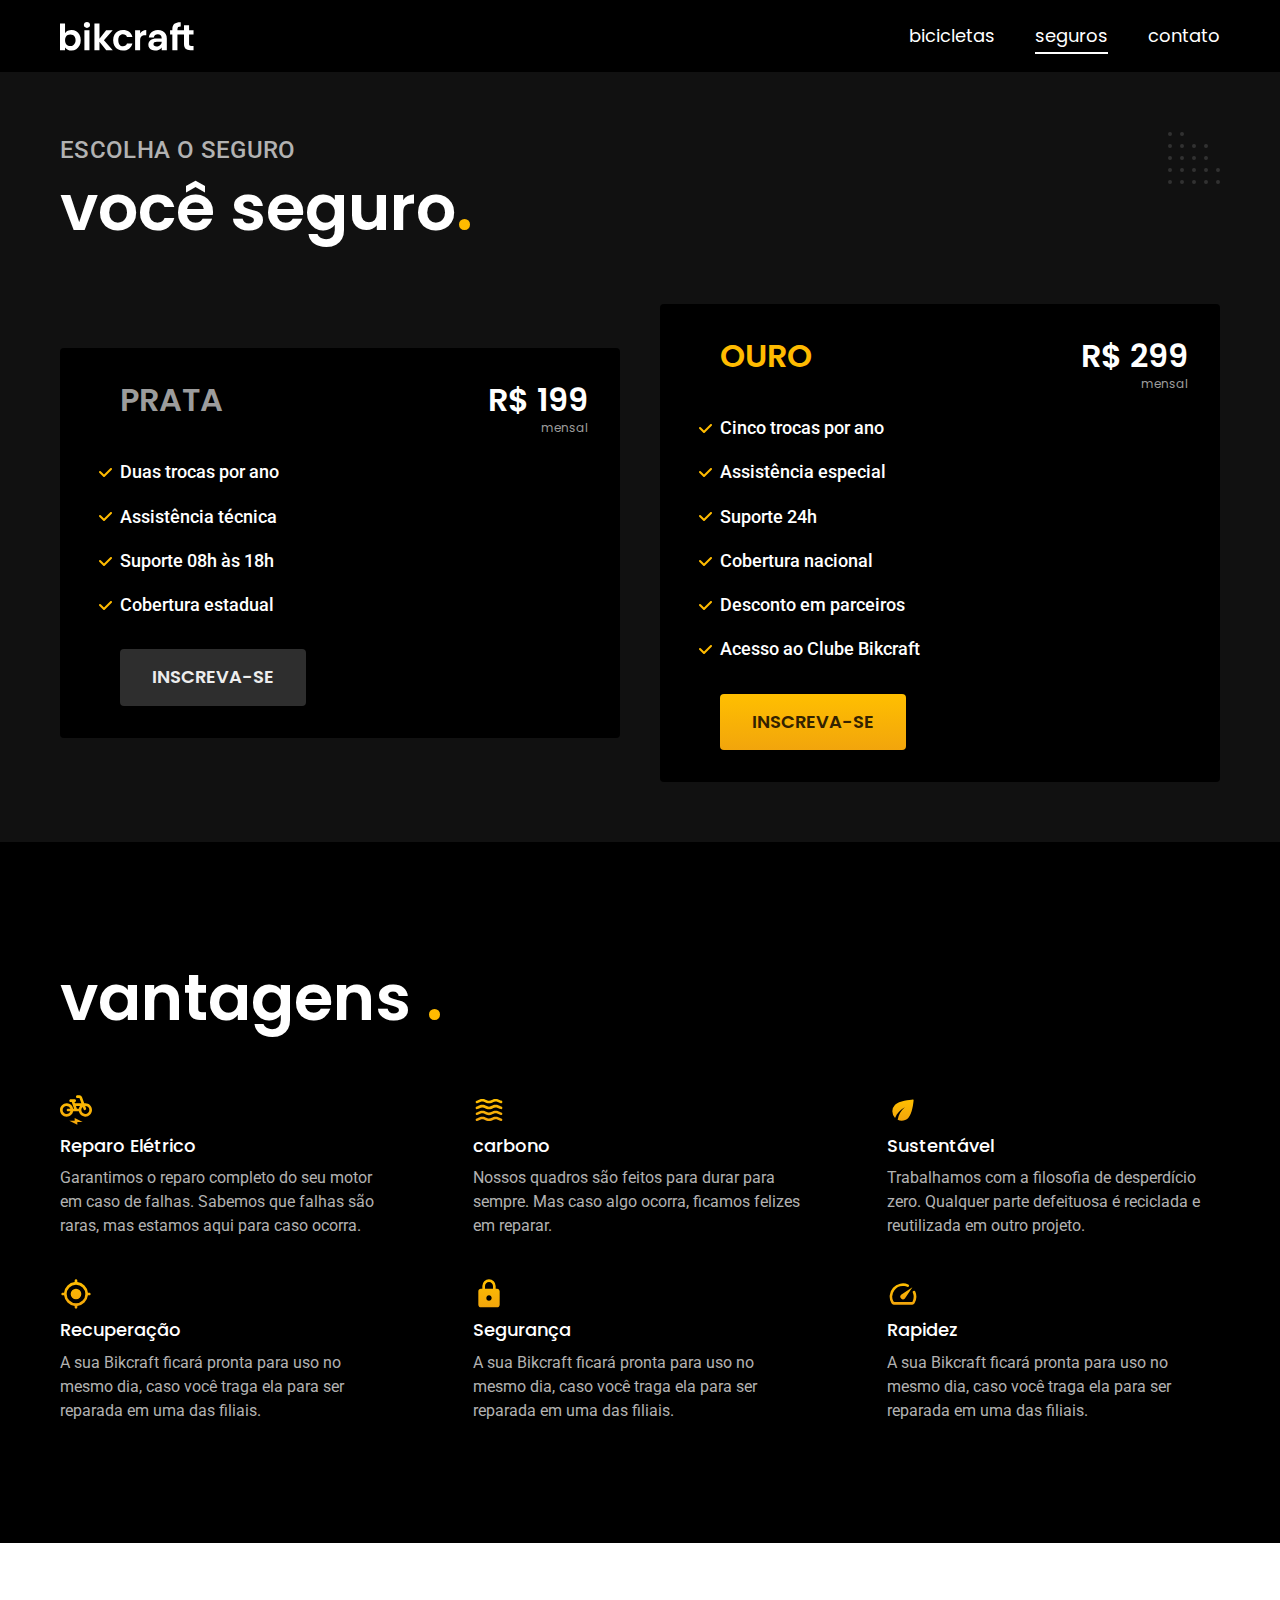
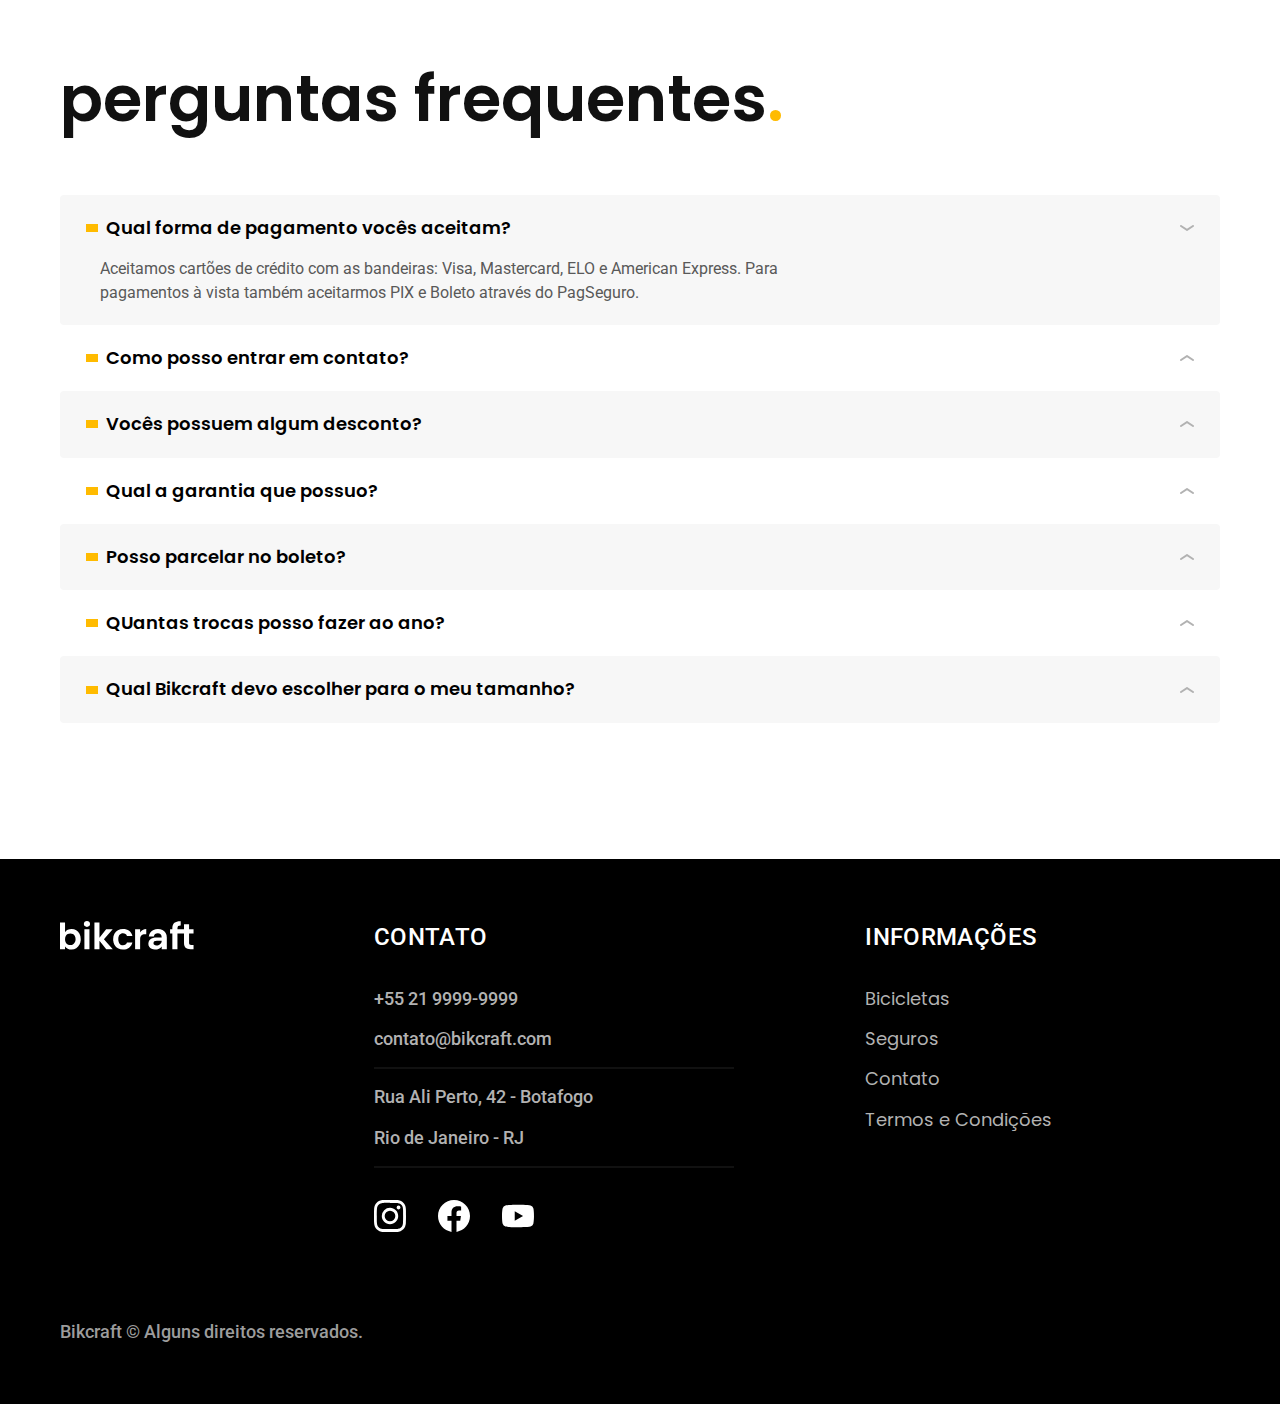
<file: seguros.html>
<!DOCTYPE html>
<html lang="pt-br">

<head>
  <meta charset="UTF-8">
  <meta name="viewport" content="width=device-width, initial-scale=1.0">
  <title>Seguros | Bikcraft </title>
  <meta name="description" content="Termos e Condições.">
  <link rel="preload" href="./css/style.min.css" as="style">
  <link rel="stylesheet" href="./css/style.min.css">
  <link rel="icon" href="./favicon.svg" type="image/svg+xml">

  <link rel="preconnect" href="https://fonts.googleapis.com">
  <link rel="preconnect" href="https://fonts.gstatic.com" crossorigin>
  <link href="https://fonts.googleapis.com/css2?family=Merriweather:ital,wght@1,900&family=Poppins:wght@400;600&family=Roboto:wght@400;500&display=swap" rel="stylesheet">


  <script>document.documentElement.classList.add('js');</script>
</head>

<body id="seguros">
  <header class="header-bg">
    <div class="header container">
      <a href="./"><img src="./img/bikcraft.svg" alt="Bikcraft">
      </a>

      <nav aria-label="primaria">
        <ul class="header-menu font-1-m cor-0">
          <li><a href="./bicicletas.html">bicicletas</a></li>
          <li><a href="./seguros.html">seguros</a></li>
          <li><a href="./contato.html">contato</a></li>
        </ul>
      </nav>
    </div>
  </header>
  <main class="seguros-bg">
    <div class="titulo-bg">
      <div class="titulo container">
        <p class="font-2-l-b cor-5">Escolha o Seguro</p>
        <h1 class="font-1-xxl cor-0">você seguro<span class="cor-p1">.</span></h1>
      </div>
    </div>

    <div class="seguros container">
      <div class="seguros-item fadeInLeft" data-anime="200">
        <h3 class="font-1-xl cor-6">PRATA</h3>
        <span class="font-1-xl cor-0">R$ 199 <span class="font-1-xs cor-6">mensal</span></span>
        <ul class="font-2-m cor-0">
          <li>Duas trocas por ano</li>
          <li>Assistência técnica</li>
          <li>Suporte 08h às 18h</li>
          <li>Cobertura estadual</li>
        </ul>
        <a class="botao secundario" href="./orcamento.html?tipo=seguro&produto=prata">Inscreva-se</a>
      </div>


      <div class="seguros-item fadeInRight" data-anime="400">
        <h3 class="font-1-xl cor-p1">OURO</h3>
        <span class="font-1-xl cor-0">R$ 299 <span class="font-1-xs cor-6">mensal</span></span>
        <ul class="font-2-m cor-0">
          <li>Cinco trocas por ano</li>
          <li>Assistência especial</li>
          <li>Suporte 24h</li>
          <li>Cobertura nacional</li>
          <li>Desconto em parceiros</li>
          <li>Acesso ao Clube Bikcraft</li>
        </ul>
        <a class="botao " href="./orcamento.html?tipo=seguro&produto=ouro">Inscreva-se</a>
      </div>
    </div>

  </main>
  <article class="vantagens-bg">
    <div class="vantagens container">
      <h2 class="font-1-xxl cor-0">vantagens <span class="cor-p1">.</span></h2>
      <ul>
        <li>
          <img src="./img/icones/eletrica.svg" alt="">
          <h3 class="font-1-l cor-0">Reparo Elétrico</h3>
          <p class="font-2-s cor-5">Garantimos o reparo completo do seu motor em caso de falhas. Sabemos que falhas são raras, mas estamos aqui para caso ocorra.</p>
        </li>
        <li>
          <img src="./img/icones/carbono.svg" alt="">
          <h3 class="font-1-l cor-0">carbono</h3>
          <p class="font-2-s cor-5">Nossos quadros são feitos para durar para sempre. Mas caso algo ocorra, ficamos felizes em reparar.</p>
        </li>
        <li>
          <img src="./img/icones/sustentavel.svg" alt="">
          <h3 class="font-1-l cor-0">Sustentável</h3>
          <p class="font-2-s cor-5">Trabalhamos com a filosofia de desperdício zero. Qualquer parte defeituosa é reciclada e reutilizada em outro projeto.</p>
        </li>
        <li>
          <img src="./img/icones/rastreador.svg" alt="">
          <h3 class="font-1-l cor-0">Recuperação</h3>
          <p class="font-2-s cor-5">A sua Bikcraft ficará pronta para uso no mesmo dia, caso você traga ela para ser reparada em uma das filiais.</p>
        </li>
        <li>
          <img src="./img/icones/seguro.svg" alt="">
          <h3 class="font-1-l cor-0">Segurança</h3>
          <p class="font-2-s cor-5">A sua Bikcraft ficará pronta para uso no mesmo dia, caso você traga ela para ser reparada em uma das filiais.</p>
        </li>
        <li>
          <img src="./img/icones/velocidade.svg" alt="">
          <h3 class="font-1-l cor-0">Rapidez</h3>
          <p class="font-2-s cor-5">A sua Bikcraft ficará pronta para uso no mesmo dia, caso você traga ela para ser reparada em uma das filiais.</p>
        </li>
      </ul>

    </div>
  </article>

  <article class="perguntas container">
    <h2 class="font-1-xxl ">perguntas frequentes<span class="cor-p1">.</span></h2>

    <dl>
      <div>
        <dt><button class="font-1-m-b" aria-controls="pergunta1" aria-expanded="true">Qual forma de pagamento vocês aceitam?</button></dt>
        <dd id="pergunta1" class="font-2-s cor-9 ativa">Aceitamos cartões de crédito com as bandeiras: Visa, Mastercard, ELO e American Express. Para pagamentos à vista também aceitarmos PIX e Boleto através do PagSeguro.</dd>
      </div>
      <div>
        <dt><button class="font-1-m-b" aria-controls="pergunta2" aria-expanded="false">Como posso entrar em contato?</button></dt>
        <dd id="pergunta2" class="font-2-s cor-9">Aceitamos cartões de crédito com as bandeiras: Visa, Mastercard, ELO e American Express. Para pagamentos à vista também aceitarmos PIX e Boleto através do PagSeguro.</dd>
      </div>
      <div>
        <dt><button class="font-1-m-b" aria-controls="pergunta3" aria-expanded="false">Vocês possuem algum desconto?</button></dt>
        <dd id="pergunta3" class="font-2-s cor-9">Aceitamos cartões de crédito com as bandeiras: Visa, Mastercard, ELO e American Express. Para pagamentos à vista também aceitarmos PIX e Boleto através do PagSeguro.</dd>
      </div>
      <div>
        <dt><button class="font-1-m-b" aria-controls="pergunta4" aria-expanded="false">Qual a garantia que possuo?</button></dt>
        <dd id="pergunta4" class="font-2-s cor-9">Aceitamos cartões de crédito com as bandeiras: Visa, Mastercard, ELO e American Express. Para pagamentos à vista também aceitarmos PIX e Boleto através do PagSeguro.</dd>
      </div>
      <div>
        <dt><button class="font-1-m-b" aria-controls="pergunta5" aria-expanded="false">Posso parcelar no boleto?</button></dt>
        <dd id="pergunta5" class="font-2-s cor-9">Aceitamos cartões de crédito com as bandeiras: Visa, Mastercard, ELO e American Express. Para pagamentos à vista também aceitarmos PIX e Boleto através do PagSeguro.</dd>
      </div>
      <div>
        <dt><button class="font-1-m-b" aria-controls="pergunta6" aria-expanded="false">QUantas trocas posso fazer ao ano?</button></dt>
        <dd id="pergunta6" class="font-2-s cor-9">Aceitamos cartões de crédito com as bandeiras: Visa, Mastercard, ELO e American Express. Para pagamentos à vista também aceitarmos PIX e Boleto através do PagSeguro.</dd>
      </div>
      <div>
        <dt><button class="font-1-m-b" aria-controls="pergunta7" aria-expanded="false">Qual Bikcraft devo escolher para o meu tamanho?</button></dt>
        <dd id="pergunta7" class="font-2-s cor-9">Aceitamos cartões de crédito com as bandeiras: Visa, Mastercard, ELO e American Express. Para pagamentos à vista também aceitarmos PIX e Boleto através do PagSeguro.</dd>
      </div>
    </dl>
  </article>



  <footer class="footer-bg">
    <div class="footer container">
      <img src="./img/bikcraft.svg" alt="Bikcraft">
      <div class="footer-contato">
        <h3 class="font-2-l-b cor-0">Contato</h3>
        <ul class="font-2-m cor-5">
          <li><a href="tel:+552199999999">+55 21 9999-9999</a></li>
          <li><a href="mailto:contato@bikcraft.com">contato@bikcraft.com</a></li>
          <li>Rua Ali Perto, 42 - Botafogo</li>
          <li>Rio de Janeiro - RJ</li>
        </ul>
        <div class="footer-redes">
          <a href="./">
            <img src="./img/redes/instagram.svg" alt="Instagram">
          </a>
          <a href="./">
            <img src="./img/redes/facebook.svg" alt="Facebook">
          </a>
          <a href="./">
            <img src="./img/redes/youtube.svg" alt="Youtube">
          </a>
        </div>
      </div>
      <div class="footer-informacoes">
        <h3 class="font-2-l-b cor-0">Informações</h3>
        <nav>
          <ul class="font-1-m cor-5">
            <li><a href="./bicicletas.html">Bicicletas</a></li>
            <li><a href="./seguros.html">Seguros</a></li>
            <li><a href="./contato.html">Contato</a></li>
            <li><a href="./termos.html">Termos e Condições</a></li>
          </ul>
        </nav>
      </div>
      <p class="footer-copy font-2-m cor-6">Bikcraft © Alguns direitos reservados.</p>
    </div>
  </footer>
  <script src="./js/plugins/simple-anime.js"></script>
  <script src="./js/script.js"></script>
</body>

</html>
</file>
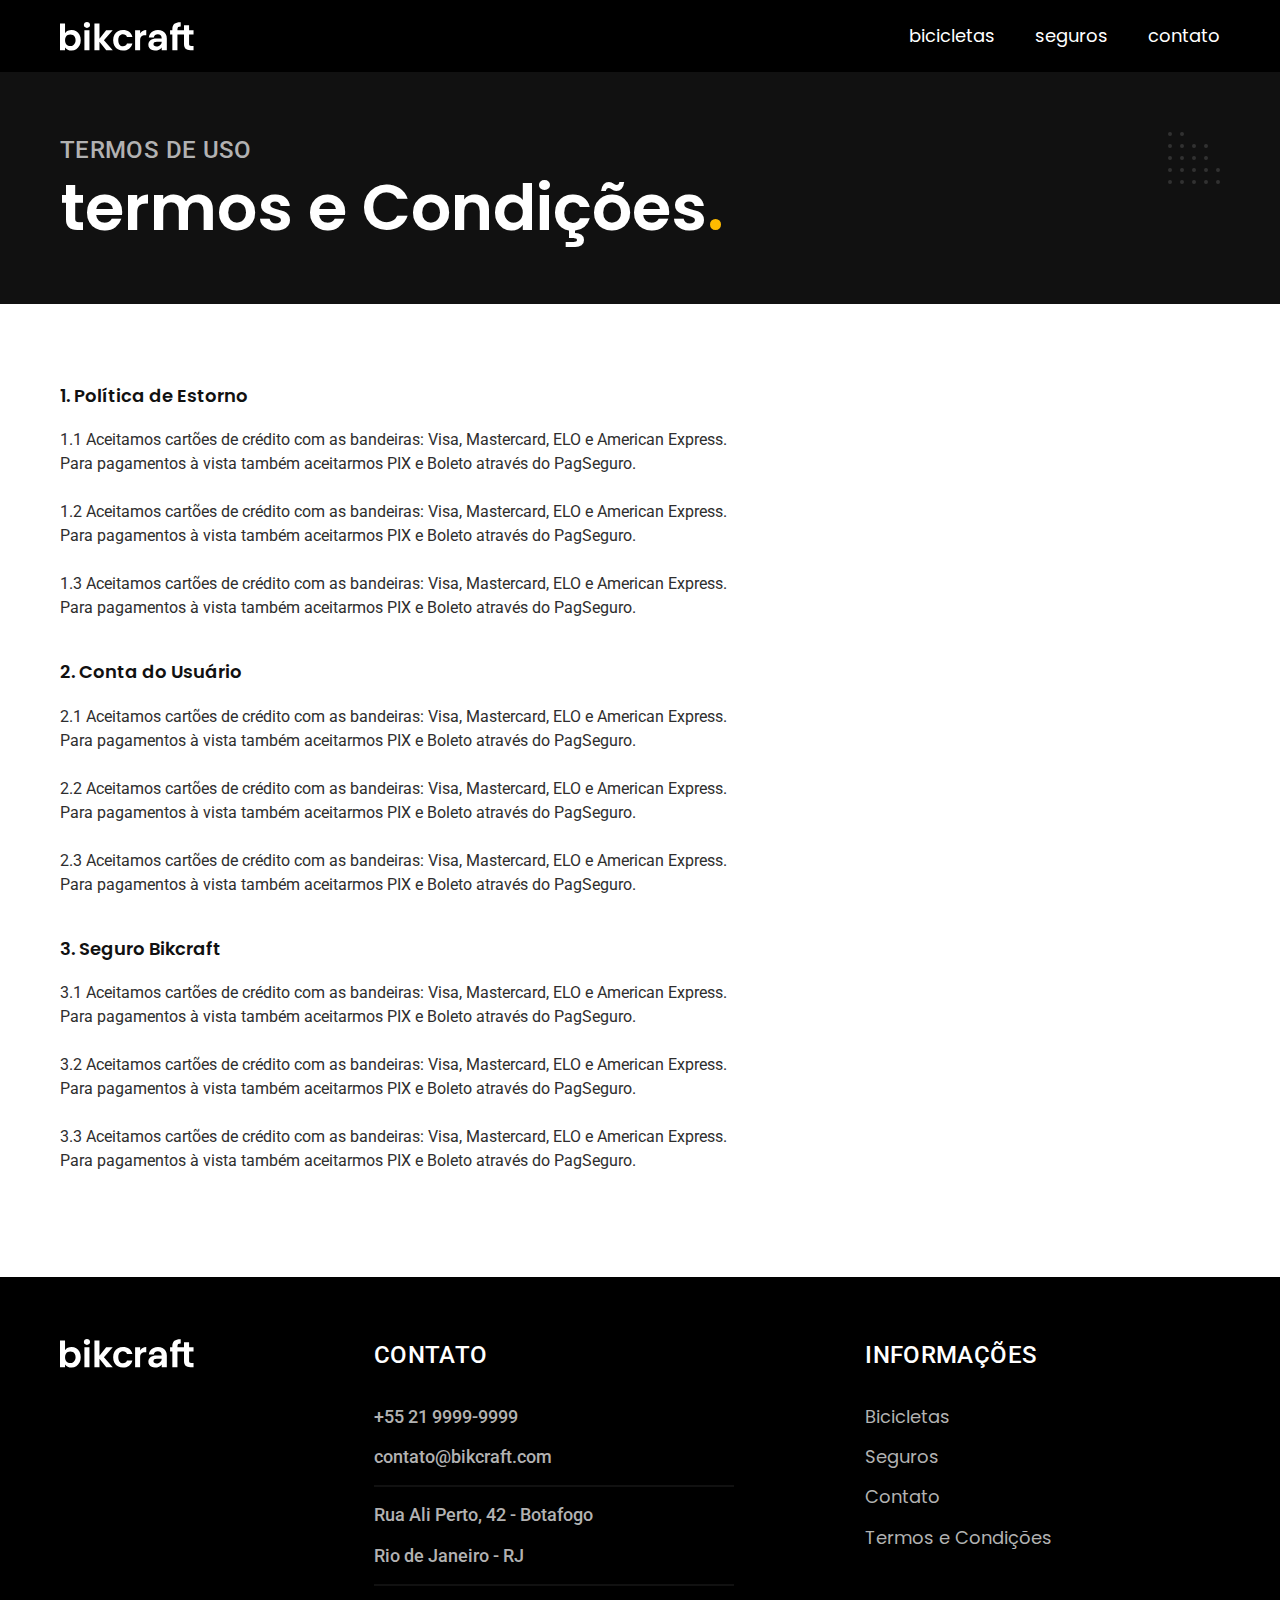
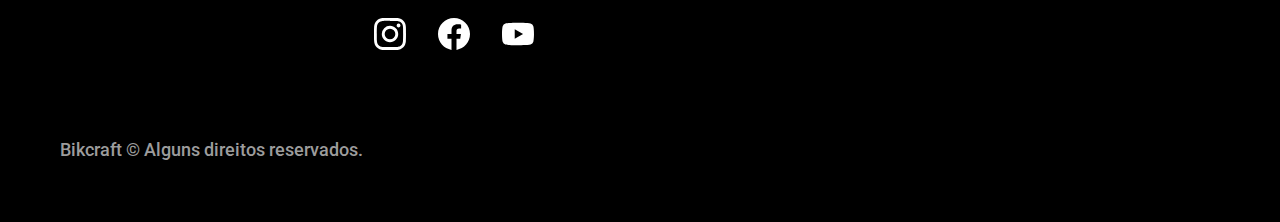
<file: termos.html>
<!DOCTYPE html>
<html lang="pt-br">

<head>
  <meta charset="UTF-8">
  <meta name="viewport" content="width=device-width, initial-scale=1.0">
  <title>Termos e Condições | Bikcraft </title>
  <meta name="description" content="Termos e Condições.">
  <link rel="preload" href="./css/style.min.css" as="style">
  <link rel="stylesheet" href="./css/style.min.css">
  <link rel="icon" href="./favicon.svg" type="image/svg+xml">

  <link rel="preconnect" href="https://fonts.googleapis.com">
  <link rel="preconnect" href="https://fonts.gstatic.com" crossorigin>
  <link href="https://fonts.googleapis.com/css2?family=Merriweather:ital,wght@1,900&family=Poppins:wght@400;600&family=Roboto:wght@400;500&display=swap" rel="stylesheet">


  <script>document.documentElement.classList.add('js');</script>
</head>

<body id="termos">
  <header class="header-bg">
    <div class="header container">
      <a href="./"><img src="./img/bikcraft.svg" alt="Bikcraft">
      </a>


      <nav aria-label="primaria">
        <ul class="header-menu font-1-m cor-0">
          <li><a href="./bicicletas.html">bicicletas</a></li>
          <li><a href="./seguros.html">seguros</a></li>
          <li><a href="./contato.html">contato</a></li>
        </ul>
      </nav>
    </div>
  </header>
  <main>
    <div class="titulo-bg">
      <div class="titulo container">
        <p class="font-2-l-b cor-5">termos de uso</p>
        <h1 class="font-1-xxl cor-0">termos e Condições<span class="cor-p1">.</span></h1>

      </div>

    </div>


    <div class="termos font-2-s cor-10 container">
      <h2 class="font-1-l cor-11">1. Política de Estorno</h2>
      <p>1.1 Aceitamos cartões de crédito com as bandeiras: Visa, Mastercard, ELO e American Express. Para pagamentos à vista também aceitarmos PIX e Boleto através do PagSeguro.</p>
      <p>1.2 Aceitamos cartões de crédito com as bandeiras: Visa, Mastercard, ELO e American Express. Para pagamentos à vista também aceitarmos PIX e Boleto através do PagSeguro.</p>
      <p> 1.3 Aceitamos cartões de crédito com as bandeiras: Visa, Mastercard, ELO e American Express. Para pagamentos à vista também aceitarmos PIX e Boleto através do PagSeguro.</p>
      <h2 class="font-1-l cor-11">2. Conta do Usuário</h2>
      <p> 2.1 Aceitamos cartões de crédito com as bandeiras: Visa, Mastercard, ELO e American Express. Para pagamentos à vista também aceitarmos PIX e Boleto através do PagSeguro.</p>
      <p> 2.2 Aceitamos cartões de crédito com as bandeiras: Visa, Mastercard, ELO e American Express. Para pagamentos à vista também aceitarmos PIX e Boleto através do PagSeguro.</p>
      <p> 2.3 Aceitamos cartões de crédito com as bandeiras: Visa, Mastercard, ELO e American Express. Para pagamentos à vista também aceitarmos PIX e Boleto através do PagSeguro.</p>
      <h2 class="font-1-l cor-11">3. Seguro Bikcraft</h2>
      <p> 3.1 Aceitamos cartões de crédito com as bandeiras: Visa, Mastercard, ELO e American Express. Para pagamentos à vista também aceitarmos PIX e Boleto através do PagSeguro.</p>
      <p> 3.2 Aceitamos cartões de crédito com as bandeiras: Visa, Mastercard, ELO e American Express. Para pagamentos à vista também aceitarmos PIX e Boleto através do PagSeguro.</p>
      <p> 3.3 Aceitamos cartões de crédito com as bandeiras: Visa, Mastercard, ELO e American Express. Para pagamentos à vista também aceitarmos PIX e Boleto através do PagSeguro.</p>



    </div>
  </main>



  <footer class="footer-bg">
    <div class="footer container">
      <img src="./img/bikcraft.svg" alt="Bikcraft">
      <div class="footer-contato">
        <h3 class="font-2-l-b cor-0">Contato</h3>
        <ul class="font-2-m cor-5">
          <li><a href="tel:+552199999999">+55 21 9999-9999</a></li>
          <li><a href="mailto:contato@bikcraft.com">contato@bikcraft.com</a></li>
          <li>Rua Ali Perto, 42 - Botafogo</li>
          <li>Rio de Janeiro - RJ</li>
        </ul>
        <div class="footer-redes">
          <a href="./">
            <img src="./img/redes/instagram.svg" alt="Instagram">
          </a>
          <a href="./">
            <img src="./img/redes/facebook.svg" alt="Facebook">
          </a>
          <a href="./">
            <img src="./img/redes/youtube.svg" alt="Youtube">
          </a>
        </div>
      </div>
      <div class="footer-informacoes">
        <h3 class="font-2-l-b cor-0">Informações</h3>
        <nav>
          <ul class="font-1-m cor-5">
            <li><a href="./bicicletas.html">Bicicletas</a></li>
            <li><a href="./seguros.html">Seguros</a></li>
            <li><a href="./contato.html">Contato</a></li>
            <li><a href="./termos.html">Termos e Condições</a></li>
          </ul>
        </nav>
      </div>
      <p class="footer-copy font-2-m cor-6">Bikcraft © Alguns direitos reservados.</p>
    </div>
  </footer>
  <script src="./js/script.js"></script>
</body>

</html>
</file>
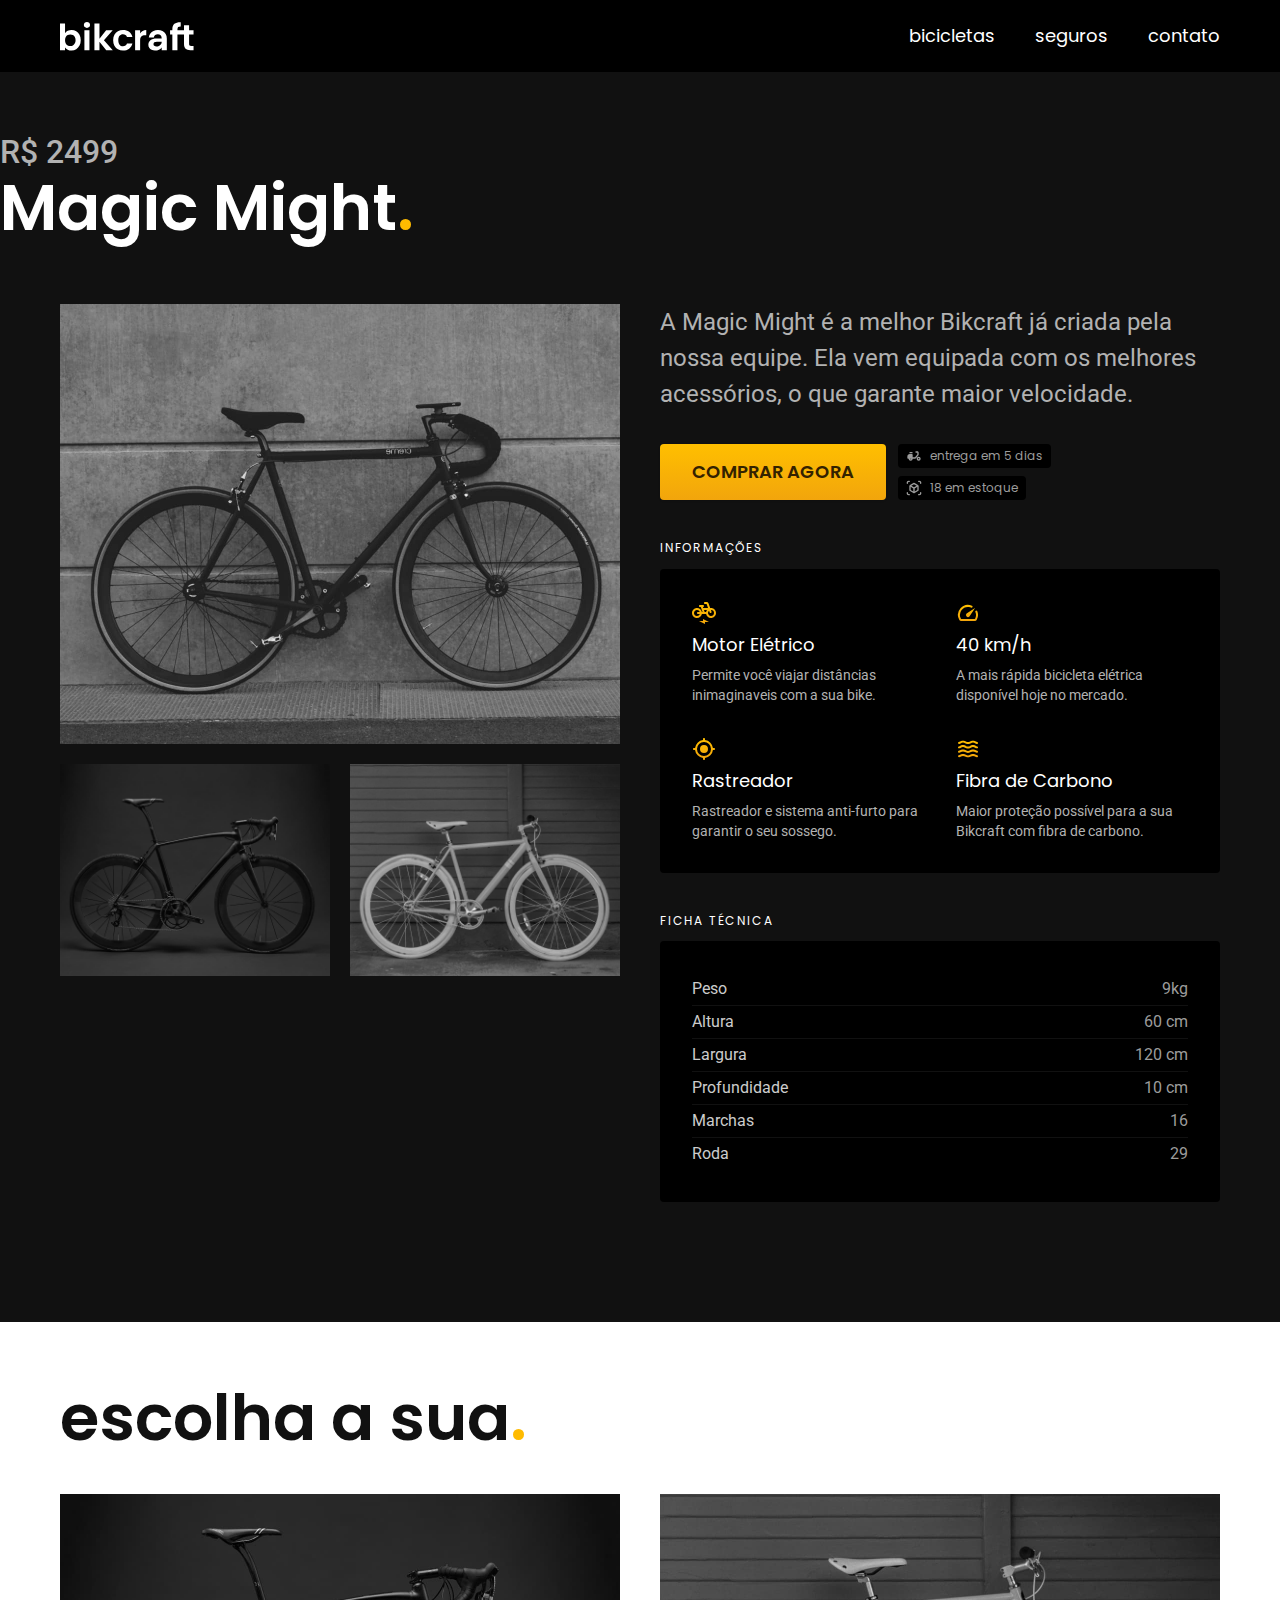
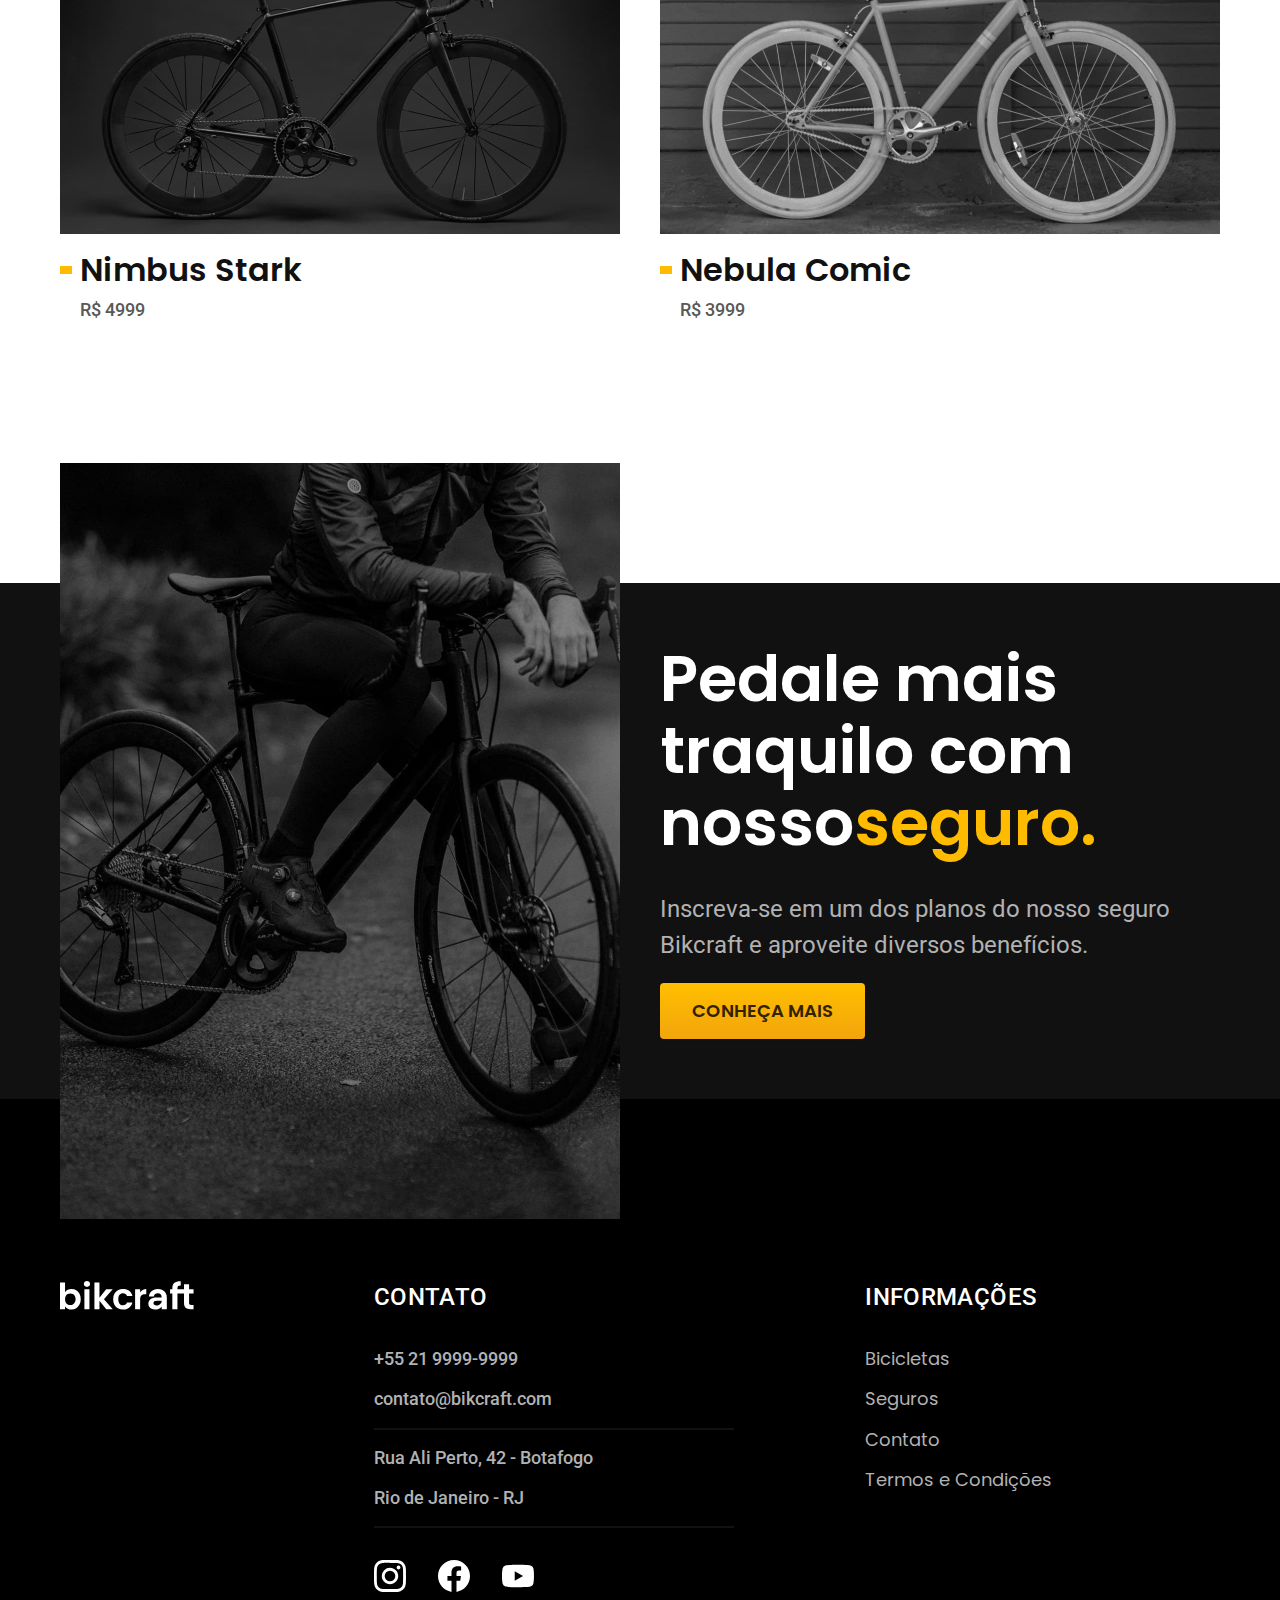
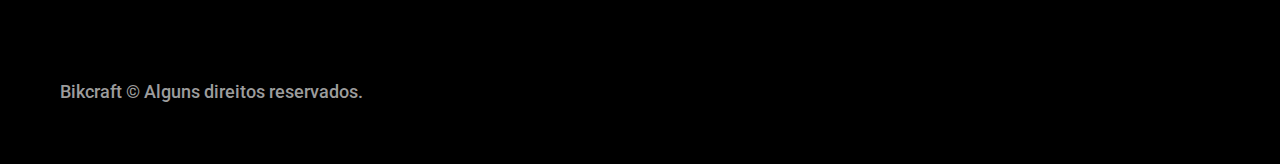
<file: bicicletas/magic.html>
<!DOCTYPE html>
<html lang="pt-br">

<head>
    <meta charset="UTF-8">
    <meta name="viewport" content="width=device-width, initial-scale=1.0">
    <title>Magic | Bikcraft </title>
    <meta name="description" content="Termos e Condições.">
    <link rel="preconnect" href="https://fonts.googleapis.com">
    <link rel="preconnect" href="https://fonts.gstatic.com" crossorigin>
    <link href="https://fonts.googleapis.com/css2?family=Merriweather:ital,wght@1,900&family=Poppins:wght@400;600&family=Roboto:wght@400;500&display=swap" rel="stylesheet">
    <link rel="stylesheet" href="../css/style.min.css">
    <link rel="icon" href="../favicon.svg" type="image/svg+xml">


    <script>document.documentElement.classList.add('js');</script>
</head>

<body id="bicicleta">
    <header class="header-bg">
        <div class="header container">
            <a href="../"><img src="../img/bikcraft.svg" alt="Bikcraft">
            </a>


            <nav aria-label="primaria">
                <ul class="header-menu font-1-m cor-0">
                    <li><a href="../bicicletas.html">bicicletas</a></li>
                    <li><a href="../seguros.html">seguros</a></li>
                    <li><a href="../contato.html">contato</a></li>
                </ul>
            </nav>
        </div>
    </header>
    <main class="titulo-bg">
        <div>
            <div class="titulo-container">
                <p class="font-2-xl cor-5">R$ 2499</p>
                <h1 class="font-1-xxl cor-0">Magic Might<span class="cor-p1">.</span></h1>
            </div>
        </div>
        <div class="bicicleta container">
            <div class="bicicleta-imagens">
                <img src="../img/bicicleta/nimbus2.jpg" alt="bicicleta 1">
                <img src="../img/bicicleta/nimbus1.jpg" alt="bicicleta 2">
                <img src="../img/bicicleta/nimbus3.jpg" alt="bicicleta 3">
            </div>
            <div class="bicicleta-conteudo">
                <p class="font-2-l cor-5">A Magic Might é a melhor Bikcraft já criada pela nossa equipe. Ela vem equipada com os melhores acessórios, o que garante maior velocidade.</p>
                <div class="bicicleta-comprar">
                    <a class="botao" href="../orcamento.html?tipo=bikcraft&produto=magic">COMPRAR AGORA</a>
                    <span class="font-1-xs cor-6"><img src="../img/icones/entrega.svg" alt=""> entrega em 5 dias</span>
                    <span class="font-1-xs cor-6"><img src="../img/icones/estoque.svg" alt="">18 em estoque</span>

                </div>


                <h2 class="font-1-xs cor-0">Informações</h2>
                <ul class="bicicleta-informacoes">
                    <li>
                        <img src="../img/icones/eletrica.svg" alt="">
                        <h3 class="font-1-m cor-0">Motor Elétrico</h3>
                        <p class="font-2-xs cor-5">Permite você viajar distâncias inimaginaveis com a sua bike.</p>
                    </li>
                    <li>
                        <img src="../img/icones/velocidade.svg" alt="">
                        <h3 class="font-1-m cor-0">40 km/h </h3>
                        <p class="font-2-xs cor-5">A mais rápida bicicleta elétrica disponível hoje no mercado.</p>
                    </li>
                    <li>
                        <img src="../img/icones/rastreador.svg" alt="">
                        <h3 class="font-1-m cor-0">Rastreador</h3>
                        <p class="font-2-xs cor-5">Rastreador e sistema anti-furto para garantir o seu sossego.</p>
                    </li>
                    <li>
                        <img src="../img/icones/carbono.svg" alt="">
                        <h3 class="font-1-m cor-0">Fibra de Carbono</h3>
                        <p class="font-2-xs cor-5">Maior proteção possível para a sua Bikcraft com fibra de carbono.</p>
                    </li>
                </ul>
                <h2 class="font-1-xs cor-0">FICHA TÉCNICA</h2>
                <ul class="bicicleta-ficha font-2-s cor-4">
                    <li>Peso <span>9kg</span></li>
                    <li>Altura <span>60 cm</span></li>
                    <li>Largura <span>120 cm</span></li>
                    <li>Profundidade <span>10 cm</span></li>
                    <li>Marchas <span>16</span></li>
                    <li>Roda <span>29</span></li>
                </ul>
            </div>

        </div>
    </main>


    <article class="bicicleta-lista container">
        <h2 class=" font-1-xxl">escolha a sua<span class="cor-p1">.</span>
        </h2>
        <ul>
            <li>
                <a href="./nimbus.html">
                    <img src="../img/bicicletas/nimbus.jpg" alt="bicicleta preta">
                    <h3 class="font-1-xl">Nimbus Stark</h3>
                    <span class="font-2-m cor-8">R$ 4999</span>
                </a>
            </li>

            <li>
                <a href="./nebula.html">
                    <img src="../img/bicicletas/nebula.jpg" alt="bicicleta preta">
                    <h3 class="font-1-xl">Nebula Comic</h3>
                    <span class="font-2-m cor-8">R$ 3999</span>
                </a>
            </li>

        </ul>



    </article>
    <article class="seguro-bg">
        <div class="seguro container">
            <div class="seguro-imagem">
                <img src="../img/fotos/seguros.jpg" alt="pessoa parada em cima de uma bicicleta">
            </div>
            <div class="seguro-conteudo">
                <h2 class="font-1-xxl cor-0">Pedale mais traquilo com nosso<span class="cor-p1">seguro.</span></h2>
                <p class="font-2-l cor-5">Inscreva-se em um dos planos do nosso seguro Bikcraft e aproveite diversos benefícios.</p>
                <a class="botao" href="../seguros.html">conheça mais</a>
            </div>

        </div>

    </article>




    <footer class="footer-bg">
        <div class="footer container">
            <img src="../img/bikcraft.svg" alt="Bikcraft">
            <div class="footer-contato">
                <h3 class="font-2-l-b cor-0">Contato</h3>
                <ul class="font-2-m cor-5">
                    <li><a href="tel:+552199999999">+55 21 9999-9999</a></li>
                    <li><a href="mailto:contato@bikcraft.com">contato@bikcraft.com</a></li>
                    <li>Rua Ali Perto, 42 - Botafogo</li>
                    <li>Rio de Janeiro - RJ</li>
                </ul>
                <div class="footer-redes">
                    <a href="../">
                        <img src="../img/redes/instagram.svg" alt="Instagram">
                    </a>
                    <a href="../">
                        <img src="../img/redes/facebook.svg" alt="Facebook">
                    </a>
                    <a href="../">
                        <img src="../img/redes/youtube.svg" alt="Youtube">
                    </a>
                </div>
            </div>
            <div class="footer-informacoes">
                <h3 class="font-2-l-b cor-0">Informações</h3>
                <nav>
                    <ul class="font-1-m cor-5">
                        <li><a href="../bicicletas.html">Bicicletas</a></li>
                        <li><a href="../seguros.html">Seguros</a></li>
                        <li><a href="../contato.html">Contato</a></li>
                        <li><a href="../termos.html">Termos e Condições</a></li>
                    </ul>
                </nav>
            </div>
            <p class="footer-copy font-2-m cor-6">Bikcraft © Alguns direitos reservados.</p>
        </div>
    </footer>
    <script src="../js/script.js"></script>
</body>

</html>
</file>
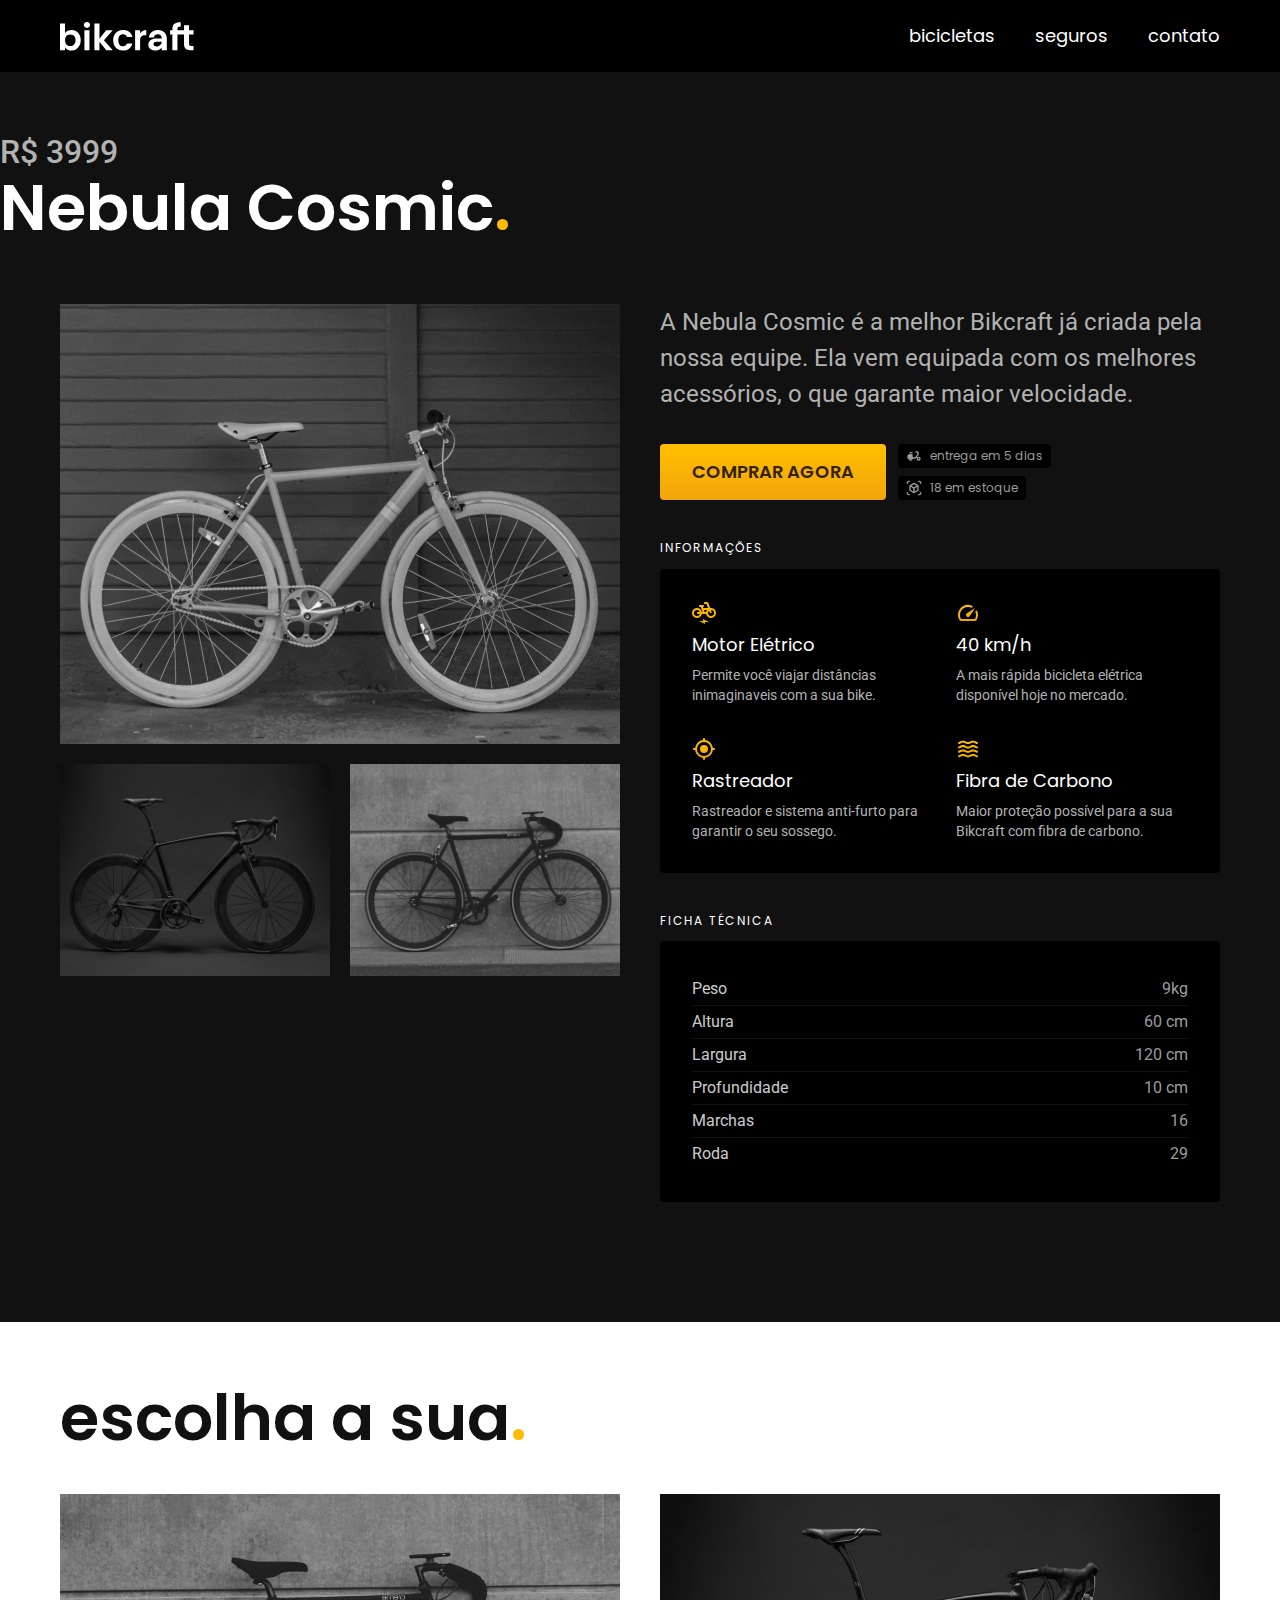
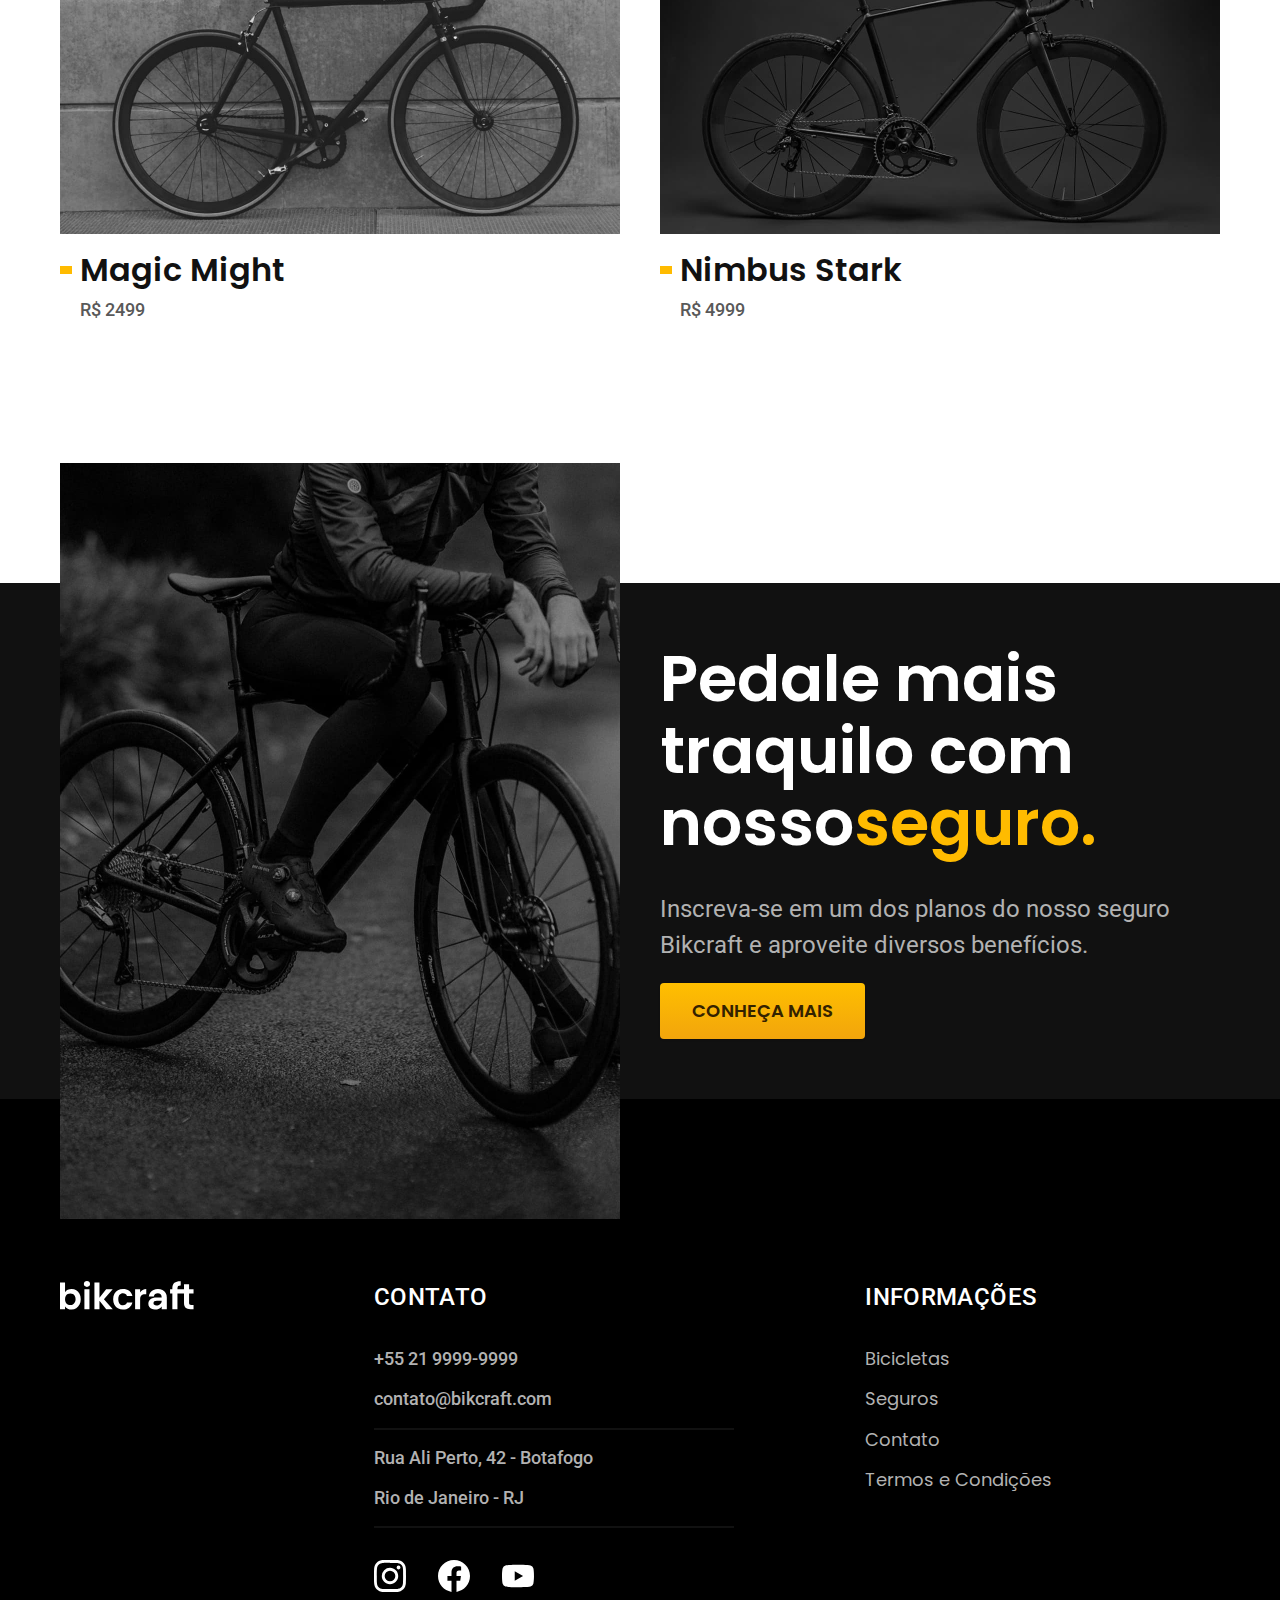
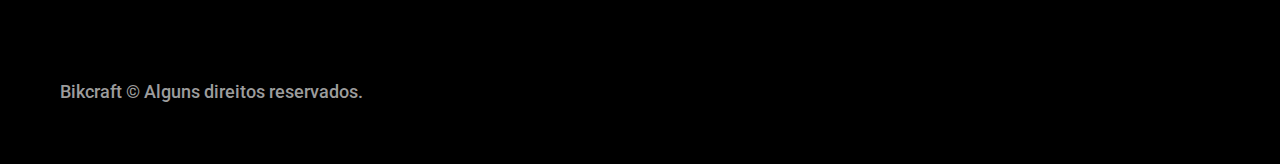
<file: bicicletas/nebula.html>
<!DOCTYPE html>
<html lang="pt-br">

<head>
    <meta charset="UTF-8">
    <meta name="viewport" content="width=device-width, initial-scale=1.0">
    <title>Nebula | Bikcraft </title>
    <meta name="description" content="Termos e Condições.">
    <link rel="preconnect" href="https://fonts.googleapis.com">
    <link rel="preconnect" href="https://fonts.gstatic.com" crossorigin>
    <link href="https://fonts.googleapis.com/css2?family=Merriweather:ital,wght@1,900&family=Poppins:wght@400;600&family=Roboto:wght@400;500&display=swap" rel="stylesheet">
    <link rel="stylesheet" href="../css/style.min.css">
    <link rel="icon" href="../favicon.svg" type="image/svg+xml">


    <script>document.documentElement.classList.add('js');</script>
</head>

<body id="bicicleta">
    <header class="header-bg">
        <div class="header container">
            <a href="../"><img src="../img/bikcraft.svg" alt="Bikcraft">
            </a>


            <nav aria-label="primaria">
                <ul class="header-menu font-1-m cor-0">
                    <li><a href="../bicicletas.html">bicicletas</a></li>
                    <li><a href="../seguros.html">seguros</a></li>
                    <li><a href="../contato.html">contato</a></li>
                </ul>
            </nav>
        </div>
    </header>
    <main class="titulo-bg">
        <div>
            <div class="titulo-container">
                <p class="font-2-xl cor-5">R$ 3999</p>
                <h1 class="font-1-xxl cor-0">Nebula Cosmic<span class="cor-p1">.</span></h1>
            </div>
        </div>
        <div class="bicicleta container">
            <div class="bicicleta-imagens">
                <img src="../img/bicicleta/nimbus3.jpg" alt="bicicleta 1">
                <img src="../img/bicicleta/nimbus1.jpg" alt="bicicleta 2">
                <img src="../img/bicicleta/nimbus2.jpg" alt="bicicleta 3">
            </div>
            <div class="bicicleta-conteudo">
                <p class="font-2-l cor-5">A Nebula Cosmic é a melhor Bikcraft já criada pela nossa equipe. Ela vem equipada com os melhores acessórios, o que garante maior velocidade.</p>
                <div class="bicicleta-comprar">
                    <a class="botao" href="../orcamento.html?tipo=bikcraft&produto=nebula">COMPRAR AGORA</a>
                    <span class="font-1-xs cor-6"><img src="../img/icones/entrega.svg" alt=""> entrega em 5 dias</span>
                    <span class="font-1-xs cor-6"><img src="../img/icones/estoque.svg" alt="">18 em estoque</span>

                </div>


                <h2 class="font-1-xs cor-0">Informações</h2>
                <ul class="bicicleta-informacoes">
                    <li>
                        <img src="../img/icones/eletrica.svg" alt="">
                        <h3 class="font-1-m cor-0">Motor Elétrico</h3>
                        <p class="font-2-xs cor-5">Permite você viajar distâncias inimaginaveis com a sua bike.</p>
                    </li>
                    <li>
                        <img src="../img/icones/velocidade.svg" alt="">
                        <h3 class="font-1-m cor-0">40 km/h </h3>
                        <p class="font-2-xs cor-5">A mais rápida bicicleta elétrica disponível hoje no mercado.</p>
                    </li>
                    <li>
                        <img src="../img/icones/rastreador.svg" alt="">
                        <h3 class="font-1-m cor-0">Rastreador</h3>
                        <p class="font-2-xs cor-5">Rastreador e sistema anti-furto para garantir o seu sossego.</p>
                    </li>
                    <li>
                        <img src="../img/icones/carbono.svg" alt="">
                        <h3 class="font-1-m cor-0">Fibra de Carbono</h3>
                        <p class="font-2-xs cor-5">Maior proteção possível para a sua Bikcraft com fibra de carbono.</p>
                    </li>
                </ul>
                <h2 class="font-1-xs cor-0">FICHA TÉCNICA</h2>
                <ul class="bicicleta-ficha font-2-s cor-4">
                    <li>Peso <span>9kg</span></li>
                    <li>Altura <span>60 cm</span></li>
                    <li>Largura <span>120 cm</span></li>
                    <li>Profundidade <span>10 cm</span></li>
                    <li>Marchas <span>16</span></li>
                    <li>Roda <span>29</span></li>
                </ul>
            </div>

        </div>
    </main>


    <article class="bicicleta-lista container">
        <h2 class=" font-1-xxl">escolha a sua<span class="cor-p1">.</span>
        </h2>
        <ul>
            <li>
                <a href="./magic.html">
                    <img src="../img/bicicletas/magic.jpg" alt="bicicleta preta">
                    <h3 class="font-1-xl">Magic Might</h3>
                    <span class="font-2-m cor-8">R$ 2499</span>
                </a>
            </li>

            <li>
                <a href="./nimbus.html">
                    <img src="../img/bicicletas/nimbus.jpg" alt="bicicleta preta">
                    <h3 class="font-1-xl">Nimbus Stark</h3>
                    <span class="font-2-m cor-8">R$ 4999</span>
                </a>
            </li>

        </ul>



    </article>
    <article class="seguro-bg">
        <div class="seguro container">
            <div class="seguro-imagem">
                <img src="../img/fotos/seguros.jpg" alt="pessoa parada em cima de uma bicicleta">
            </div>
            <div class="seguro-conteudo">
                <h2 class="font-1-xxl cor-0">Pedale mais traquilo com nosso<span class="cor-p1">seguro.</span></h2>
                <p class="font-2-l cor-5">Inscreva-se em um dos planos do nosso seguro Bikcraft e aproveite diversos benefícios.</p>
                <a class="botao" href="../seguros.html">conheça mais</a>
            </div>

        </div>

    </article>




    <footer class="footer-bg">
        <div class="footer container">
            <img src="../img/bikcraft.svg" alt="Bikcraft">
            <div class="footer-contato">
                <h3 class="font-2-l-b cor-0">Contato</h3>
                <ul class="font-2-m cor-5">
                    <li><a href="tel:+552199999999">+55 21 9999-9999</a></li>
                    <li><a href="mailto:contato@bikcraft.com">contato@bikcraft.com</a></li>
                    <li>Rua Ali Perto, 42 - Botafogo</li>
                    <li>Rio de Janeiro - RJ</li>
                </ul>
                <div class="footer-redes">
                    <a href="../">
                        <img src="../img/redes/instagram.svg" alt="Instagram">
                    </a>
                    <a href="../">
                        <img src="../img/redes/facebook.svg" alt="Facebook">
                    </a>
                    <a href="../">
                        <img src="../img/redes/youtube.svg" alt="Youtube">
                    </a>
                </div>
            </div>
            <div class="footer-informacoes">
                <h3 class="font-2-l-b cor-0">Informações</h3>
                <nav>
                    <ul class="font-1-m cor-5">
                        <li><a href="../bicicletas.html">Bicicletas</a></li>
                        <li><a href="../seguros.html">Seguros</a></li>
                        <li><a href="../contato.html">Contato</a></li>
                        <li><a href="../termos.html">Termos e Condições</a></li>
                    </ul>
                </nav>
            </div>
            <p class="footer-copy font-2-m cor-6">Bikcraft © Alguns direitos reservados.</p>
        </div>
    </footer>
    <script src="../js/script.js"></script>
</body>

</html>
</file>
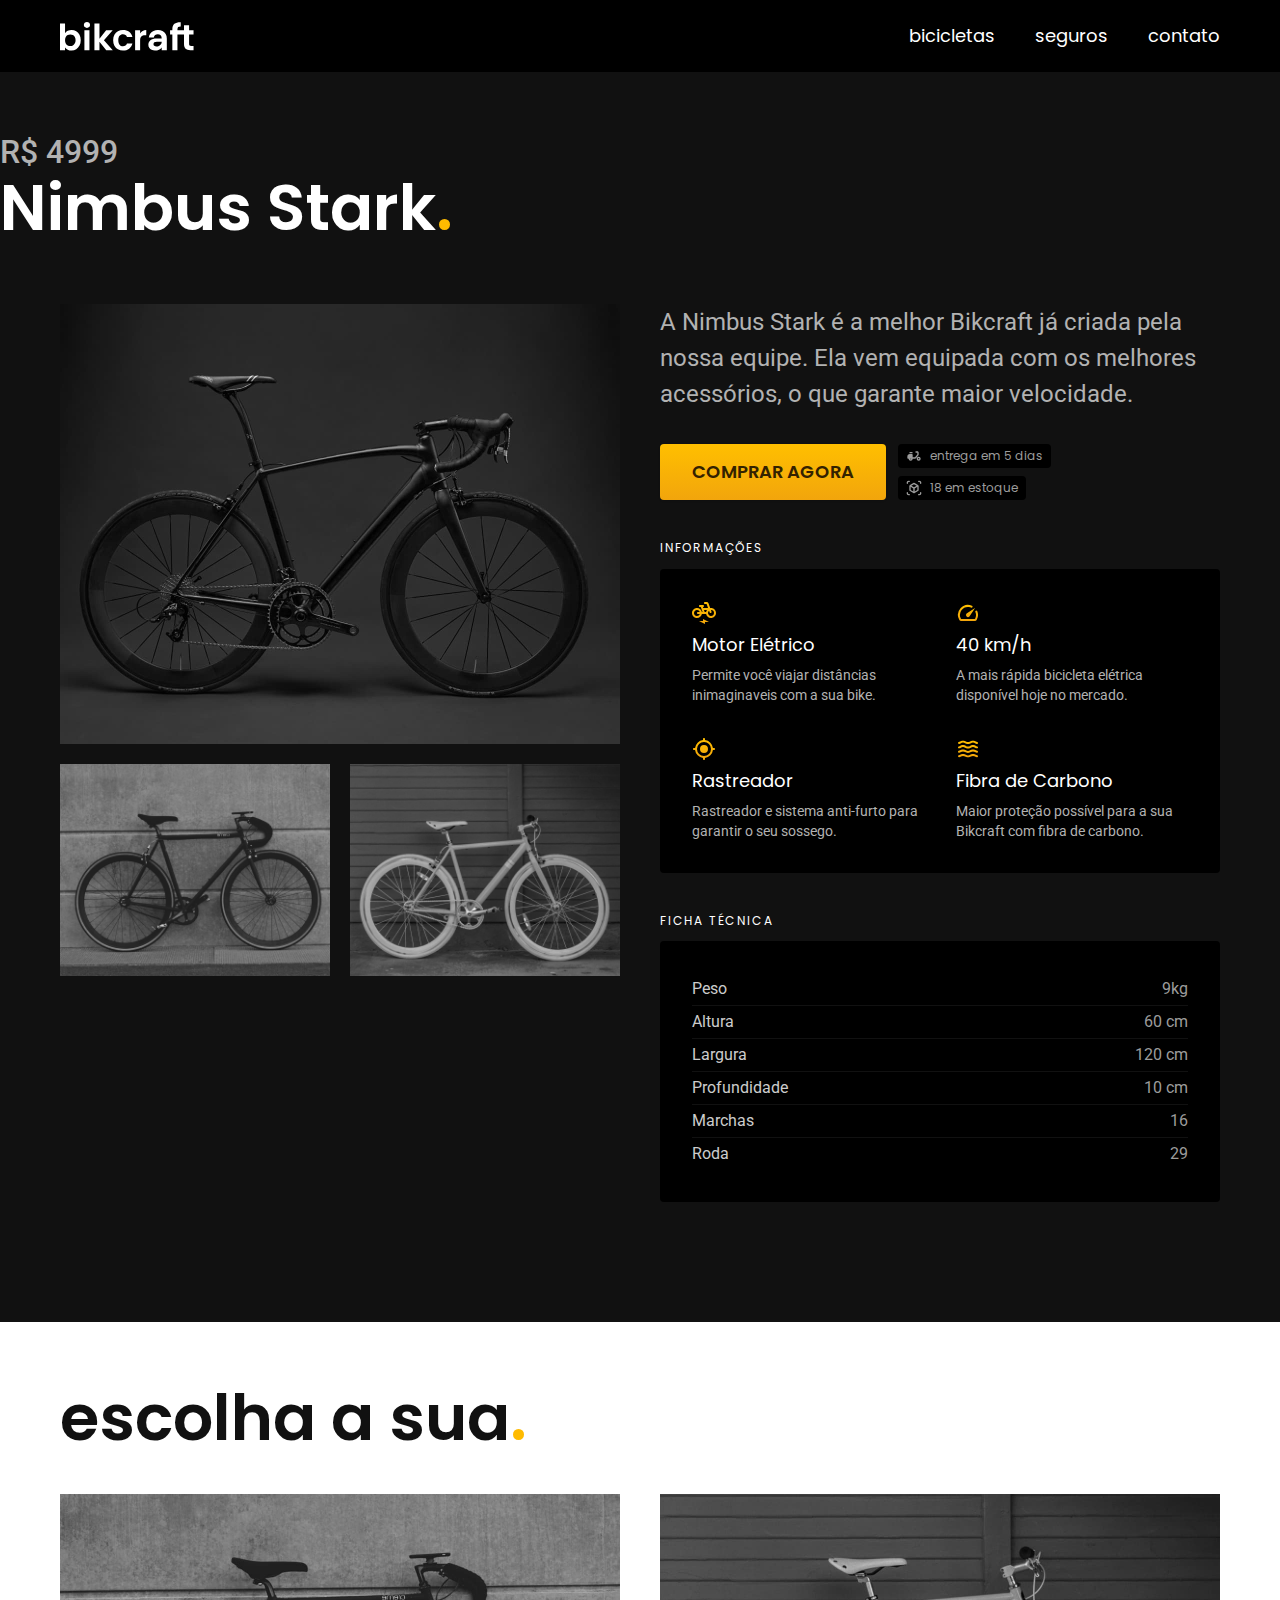
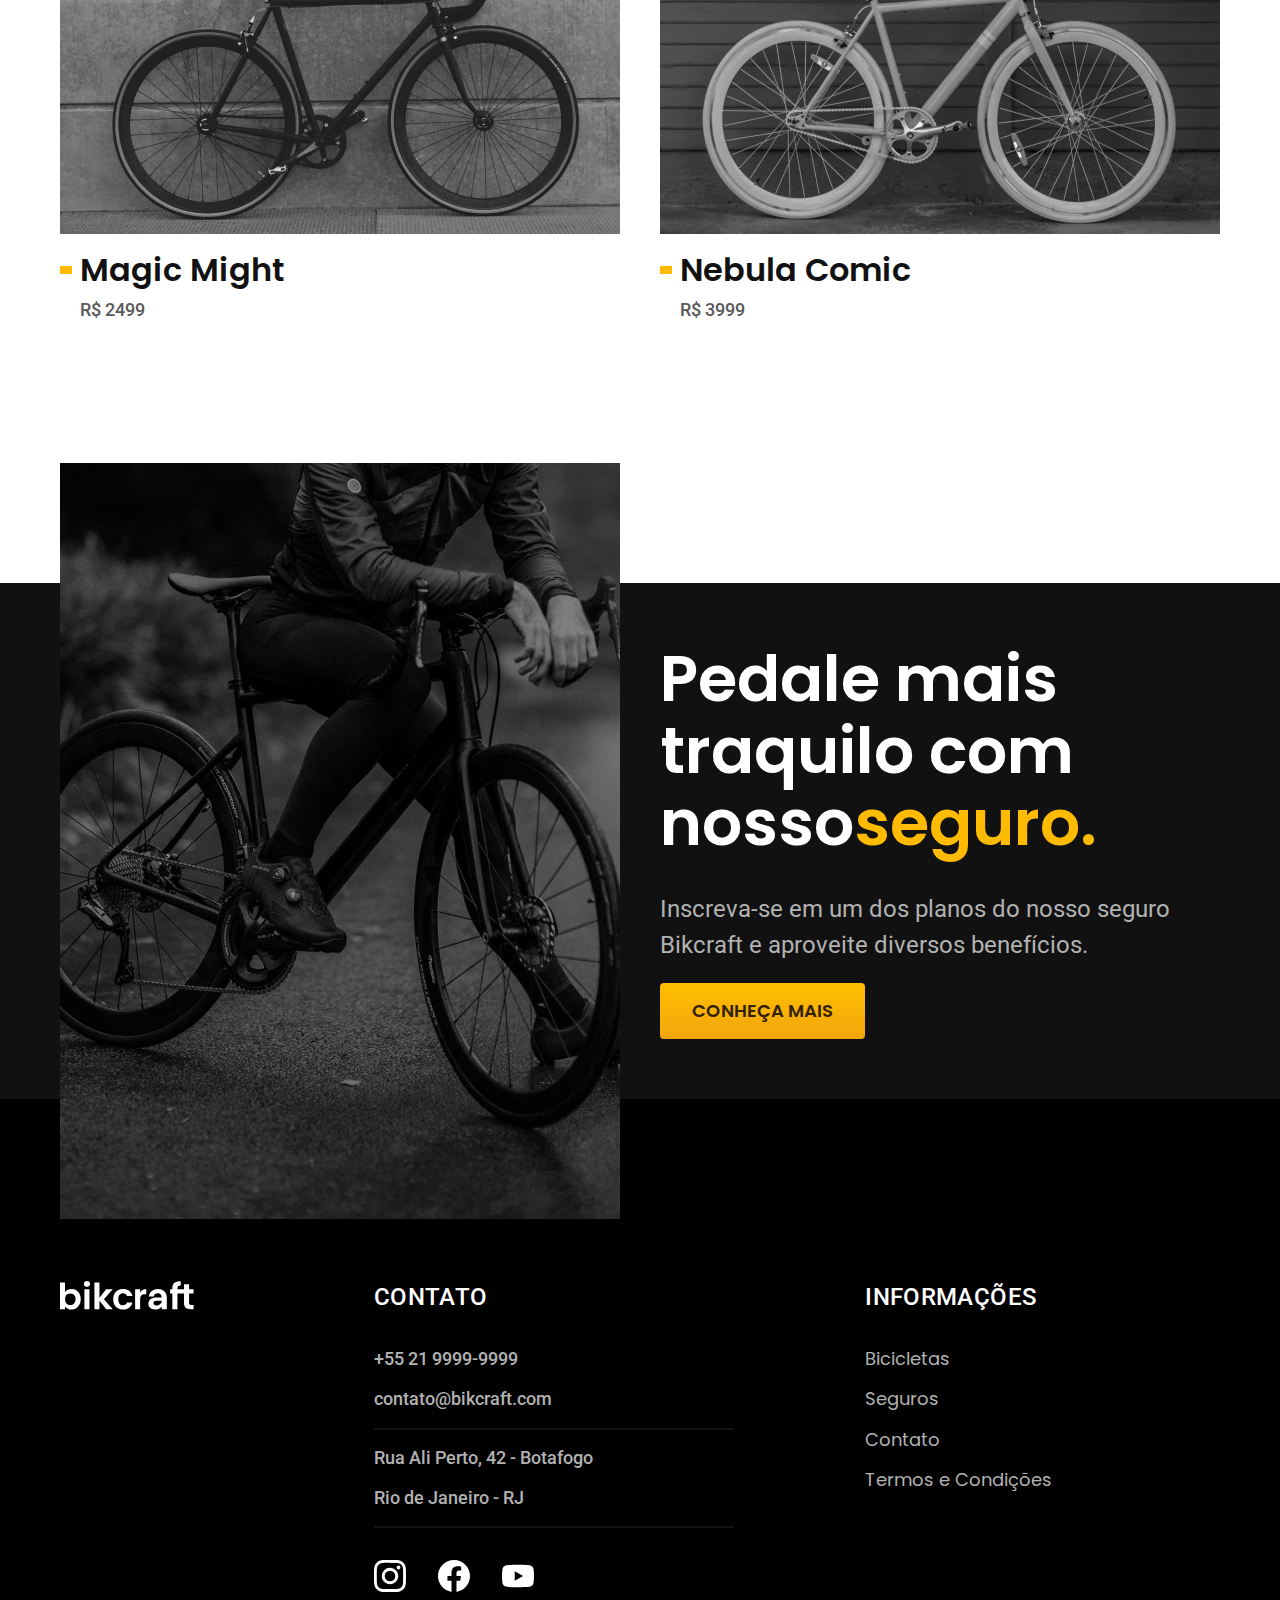
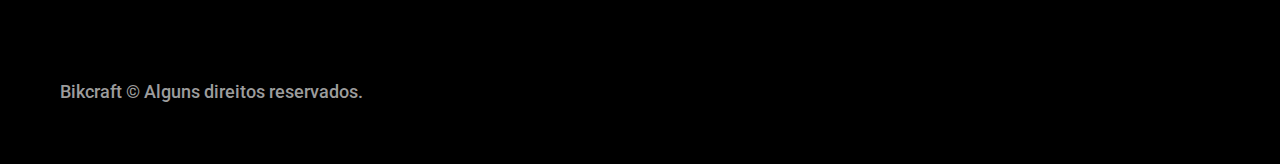
<file: bicicletas/nimbus.html>
<!DOCTYPE html>
<html lang="pt-br">

<head>
    <meta charset="UTF-8">
    <meta name="viewport" content="width=device-width, initial-scale=1.0">
    <title>Nimbus | Bikcraft </title>
    <meta name="description" content="Termos e Condições.">
    <link rel="preconnect" href="https://fonts.googleapis.com">
    <link rel="preconnect" href="https://fonts.gstatic.com" crossorigin>
    <link href="https://fonts.googleapis.com/css2?family=Merriweather:ital,wght@1,900&family=Poppins:wght@400;600&family=Roboto:wght@400;500&display=swap" rel="stylesheet">
    <link rel="stylesheet" href="../css/style.min.css">
    <link rel="icon" href="../favicon.svg" type="image/svg+xml">


    <script>document.documentElement.classList.add('js');</script>
</head>

<body id="bicicleta">
    <header class="header-bg">
        <div class="header container">
            <a href="../"><img src="../img/bikcraft.svg" alt="Bikcraft">
            </a>


            <nav aria-label="primaria">
                <ul class="header-menu font-1-m cor-0">
                    <li><a href="../bicicletas.html">bicicletas</a></li>
                    <li><a href="../seguros.html">seguros</a></li>
                    <li><a href="../contato.html">contato</a></li>
                </ul>
            </nav>
        </div>
    </header>
    <main class="titulo-bg">
        <div>
            <div class="titulo-container">
                <p class="font-2-xl cor-5">R$ 4999</p>
                <h1 class="font-1-xxl cor-0">Nimbus Stark<span class="cor-p1">.</span></h1>
            </div>
        </div>
        <div class="bicicleta container">
            <div class="bicicleta-imagens">
                <img src="../img/bicicleta/nimbus1.jpg" alt="bicicleta 1">
                <img src="../img/bicicleta/nimbus2.jpg" alt="bicicleta 2">
                <img src="../img/bicicleta/nimbus3.jpg" alt="bicicleta 3">
            </div>
            <div class="bicicleta-conteudo">
                <p class="font-2-l cor-5">A Nimbus Stark é a melhor Bikcraft já criada pela nossa equipe. Ela vem equipada com os melhores acessórios, o que garante maior velocidade.</p>
                <div class="bicicleta-comprar">
                    <a class="botao" href="../orcamento.html?tipo=bikcraft&produto=nimbus">COMPRAR AGORA</a>
                    <span class="font-1-xs cor-6"><img src="../img/icones/entrega.svg" alt=""> entrega em 5 dias</span>
                    <span class="font-1-xs cor-6"><img src="../img/icones/estoque.svg" alt="">18 em estoque</span>

                </div>


                <h2 class="font-1-xs cor-0">Informações</h2>
                <ul class="bicicleta-informacoes">
                    <li>
                        <img src="../img/icones/eletrica.svg" alt="">
                        <h3 class="font-1-m cor-0">Motor Elétrico</h3>
                        <p class="font-2-xs cor-5">Permite você viajar distâncias inimaginaveis com a sua bike.</p>
                    </li>
                    <li>
                        <img src="../img/icones/velocidade.svg" alt="">
                        <h3 class="font-1-m cor-0">40 km/h </h3>
                        <p class="font-2-xs cor-5">A mais rápida bicicleta elétrica disponível hoje no mercado.</p>
                    </li>
                    <li>
                        <img src="../img/icones/rastreador.svg" alt="">
                        <h3 class="font-1-m cor-0">Rastreador</h3>
                        <p class="font-2-xs cor-5">Rastreador e sistema anti-furto para garantir o seu sossego.</p>
                    </li>
                    <li>
                        <img src="../img/icones/carbono.svg" alt="">
                        <h3 class="font-1-m cor-0">Fibra de Carbono</h3>
                        <p class="font-2-xs cor-5">Maior proteção possível para a sua Bikcraft com fibra de carbono.</p>
                    </li>
                </ul>
                <h2 class="font-1-xs cor-0">FICHA TÉCNICA</h2>
                <ul class="bicicleta-ficha font-2-s cor-4">
                    <li>Peso <span>9kg</span></li>
                    <li>Altura <span>60 cm</span></li>
                    <li>Largura <span>120 cm</span></li>
                    <li>Profundidade <span>10 cm</span></li>
                    <li>Marchas <span>16</span></li>
                    <li>Roda <span>29</span></li>
                </ul>
            </div>

        </div>
    </main>


    <article class="bicicleta-lista container">
        <h2 class=" font-1-xxl">escolha a sua<span class="cor-p1">.</span>
        </h2>
        <ul>
            <li>
                <a href="./magic.html">
                    <img src="../img/bicicletas/magic.jpg" alt="bicicleta preta">
                    <h3 class="font-1-xl">Magic Might</h3>
                    <span class="font-2-m cor-8">R$ 2499</span>
                </a>
            </li>

            <li>
                <a href="./nebula.html">
                    <img src="../img/bicicletas/nebula.jpg" alt="bicicleta preta">
                    <h3 class="font-1-xl">Nebula Comic</h3>
                    <span class="font-2-m cor-8">R$ 3999</span>
                </a>
            </li>

        </ul>



    </article>
    <article class="seguro-bg">
        <div class="seguro container">
            <div class="seguro-imagem">
                <img src="../img/fotos/seguros.jpg" alt="pessoa parada em cima de uma bicicleta">
            </div>
            <div class="seguro-conteudo">
                <h2 class="font-1-xxl cor-0">Pedale mais traquilo com nosso<span class="cor-p1">seguro.</span></h2>
                <p class="font-2-l cor-5">Inscreva-se em um dos planos do nosso seguro Bikcraft e aproveite diversos benefícios.</p>
                <a class="botao" href="../seguros.html">conheça mais</a>
            </div>

        </div>

    </article>




    <footer class="footer-bg">
        <div class="footer container">
            <img src="../img/bikcraft.svg" alt="Bikcraft">
            <div class="footer-contato">
                <h3 class="font-2-l-b cor-0">Contato</h3>
                <ul class="font-2-m cor-5">
                    <li><a href="tel:+552199999999">+55 21 9999-9999</a></li>
                    <li><a href="mailto:contato@bikcraft.com">contato@bikcraft.com</a></li>
                    <li>Rua Ali Perto, 42 - Botafogo</li>
                    <li>Rio de Janeiro - RJ</li>
                </ul>
                <div class="footer-redes">
                    <a href="../">
                        <img src="../img/redes/instagram.svg" alt="Instagram">
                    </a>
                    <a href="../">
                        <img src="../img/redes/facebook.svg" alt="Facebook">
                    </a>
                    <a href="../">
                        <img src="../img/redes/youtube.svg" alt="Youtube">
                    </a>
                </div>
            </div>
            <div class="footer-informacoes">
                <h3 class="font-2-l-b cor-0">Informações</h3>
                <nav>
                    <ul class="font-1-m cor-5">
                        <li><a href="../bicicletas.html">Bicicletas</a></li>
                        <li><a href="../seguros.html">Seguros</a></li>
                        <li><a href="../contato.html">Contato</a></li>
                        <li><a href="../termos.html">Termos e Condições</a></li>
                    </ul>
                </nav>
            </div>
            <p class="footer-copy font-2-m cor-6">Bikcraft © Alguns direitos reservados.</p>
        </div>
    </footer>
    <script src="../js/script.js"></script>
</body>

</html>
</file>
<file: css/style.min.css>
body{margin:0;font-family:Arial,Helvetica,sans-serif;color:#111}blockquote,dd,h1,h2,h3,h4,p,ul{margin:0}ul{margin:0;padding:0;list-style:none}a{text-decoration:none;color:inherit}img{max-width:100%;display:block}img [src$=".jpg"]{border-radius:4px}.font-1-xs{font:400 0.75rem/1.35 poppins,sans-serif}.font-2-xs{font:400 0.875rem/1.43 roboto,sans-serif}.font-1-s{font:400 1rem/1.5 poppins,sans-serif}.font-2-s{font:400 1rem/1.5 roboto,sans-serif}.font-1-m,.font-1-m-b{font:400 1.125rem/1.35 poppins,sans-serif}.font-1-m-b{font-weight:600}.font-2-m{font:500 1.125rem/1.35 roboto,sans-serif}.font-1-l{font:500 1.125rem/1.35 poppins,sans-serif}.font-2-l,.font-2-l-b{font:400 1.5rem/1.5 roboto,sans-serif}.font-2-l-b{font-weight:500;letter-spacing:.015em;text-transform:uppercase}.font-1-xl{font:600 2rem/1.25 poppins,sans-serif}.font-2-xl{font:500 2rem/1.25 roboto,sans-serif}.font-1-xxl{font:600 4rem/1.125 poppins,sans-serif}@media (max-width:1200px){.font-1-xxl{font-size:3rem}.font-2-l .font-2-l-b{font-size:1.25rem}}@media (max-width:800px){.font-1-xxl{font-size:2rem}.font-1-xl,.font-2-xl{font-size:1.5rem}}:root{--cor-0:#ffffff;--cor-1:#f7f7f7;--cor-2:#ededed;--cor-3:#ededed;--cor-4:#cccccc;--cor-5:#b2b2b2;--cor-6:#9c9c9c;--cor-7:#717171;--cor-8:#595959;--cor-9:#595959;--cor-10:#2e2e2e;--cor-11:#111111;--cor-12:#000000;--cor-p1:#ffbb00;--cor-p2:#595959;--cor-p3:#a66f00;--cor-p4:#664400;--cor-p5:#332200}.cor-0{color:var(--cor-0)}.cor-1{color:var(--cor-1)}.cor-2{color:var(--cor-2)}.cor-3{color:var(--cor-3)}.cor-4{color:var(--cor-4)}.cor-5{color:var(--cor-5)}.cor-6{color:var(--cor-6)}.cor-7{color:var(--cor-7)}.cor-8{color:var(--cor-8)}.cor-9{color:var(--cor-9)}.cor-10{color:var(--cor-10)}.cor-11{color:var(--cor-11)}.cor-12{color:var(--cor-12)}.cor-p1{color:var(--cor-p1)}.cor-p2{color:var(--cor-p2)}.cor-p3{color:var(--cor-p3)}.cor-p4{color:var(--cor-p4)}.cor-p5{color:var(--cor-p5)}.js .fadeInDown{transform:translate3d(0,-20px,0)}.js .fadeInUp{transform:translate3d(0,20px,0)}.js .fadeInRight{transform:translate3d(20px,0,0)}.js .fadeInLeft{transform:translate3d(-20px,0,0)}.js [data-anime]{opacity:0}.js .anime{opacity:1;transform:none;transition:transform .8s,opacity .8s}.header-bg{background-color:var(--cor-12)}.header{display:flex;flex-wrap:wrap;gap:20px;justify-content:space-between;align-items:center;padding-top:20px;padding-bottom:20px}.header-menu{display:flex;flex-wrap:wrap;gap:40px}.header-menu a{display:inline-block;padding:16px,0;position:relative}.header-menu a::after{content:"";display:block;height:2px;width:0%;background:var(--cor-0);margin-top:4px;transition:.3s;position:absolute}.header-menu a.ativo::after,.header-menu a:hover:after{width:100%}@media (max-width:800px){.header-menu{gap:20px}.header-menu a{background:var(--cor-11);padding:12px 16px;border-radius:4px}.header-menu a:hover{background-color:var(--cor-10)}.header a::after{display:none}}@media (max-width:600px){.header-menu{gap:12px}.header-menu a{padding:8px 12px;font-size:14px}}.footer-bg{background-color:var(--cor-12)}.footer{display:grid;grid-template-columns:3fr 5fr 4fr;gap:48px;padding-top:60px;padding-bottom:60px}.footer h3{margin-bottom:32px}.footer-contato ul{margin-bottom:32px}.footer-contato li:nth-child(2n):after{content:"";display:block;max-width:360px;height:2px;background:var(--cor-11);margin-top:16px}.footer li{margin-bottom:16px}.footer-redes{display:flex;gap:32px}.footer a:hover{color:var(--cor-0)}.footer-copy{grid-column:1/-1;margin-top:40px}@media (max-width:800px){.footer>img{display:none}.footer{grid-template-columns:1fr 1fr}}@media (max-width:600px){.footer{grid-template-columns:1fr;gap:60px}.footer-copy{margin-top:0}}.container{box-sizing:border-box;max-width:1200px;padding-left:20px;padding-right:20px;margin-left:auto;margin-right:auto}.botao{padding:16px 32px;display:inline-block;background:linear-gradient(#ffbf00,#f2a50c);border-radius:4px;box-shadow:0 1px 2px rgba(0,0,0,.1);text-transform:uppercase;color:var(--cor-p5);font:600 1.125rem/1.35 poppins,sans-serif;max-width:max-content;border:none;cursor:pointer}.botao:hover{background:linear-gradient(#ffb60d,#e59317)}.botao.seta{display:flex;align-items:center}.botao.seta::after{content:"";display:inline-block;width:18px;height:10px;margin-left:12px;background:url("../img/icones/seta.svg");transition:transform .2s}.botao.seta:hover::after{transform:translateX(4px)}.botao.secundario{background:var(--cor-10);color:var(--cor-2)}.botao.secundario:hover{background:var(--cor-9)}@media (max-width:600px){.botao{padding:12px 16px;font-size:1rem}}.link{display:inline-block;color:var(--cor-p1);font:500 1.5rem/1.5 poppins,sans-serif;text-transform:uppercase}.link::after{content:"";display:block;width:100%;height:4px;background-color:currentColor}.link:hover{color:var(--cor-0)}.titulo-bg{padding-bottom:60px;padding-top:60px;background-color:var(--cor-11)}.titulo{background:url("../img/dec/top-right.svg") no-repeat top right 20px}.titulo p{margin-bottom:4px}@media (max-width:800px){.titulo-bg{padding-bottom:40px;padding-top:40px}.titulo p{font-size:1rem;text-transform:uppercase;font-weight:400}}.form{display:grid;grid-template-columns:1fr 1fr;gap:20px}.form label{display:block;font:400 1rem/1.5 poppins,sans-serif;margin-bottom:4px}.form .col-2{grid-column:span 2}.form input[type=email],.form input[type=text],.form textarea{font:400 1rem/1.5 Roboto,sans-serif;background:var(--cor-1);border:1px solid var(--cor-2);padding:12px;border-radius:4px;width:100%;box-sizing:border-box}.form input[type=email]:focus,.form input[type=text]:focus,.form textarea:focus{outline:0;border-color:var(--cor-p1);background:var(--cor-0);box-shadow:0 0 0 2px #fea}@media (max-width:800px){.form{grid-template-columns:1fr}.form .col-2{grid-column:1}}.introducao-bg{background:var(--cor-12) url('../img/dec/bottom-left.svg') no-repeat bottom 160px left 20px;box-shadow:inset 0 -120px var(--cor-0)}.introducao{display:grid;grid-template-columns:1fr 1fr;gap:0 40px}.introducao-conteudo{align-self:end;padding-bottom:200px}.introducao img{width:100%;height:100%;object-fit:cover;border-radius:4px}.introducao h1{margin-bottom:32px}.introducao p{margin-bottom:20px}@media (max-width:800px){.introducao-bg{background:var(--cor-11);padding-top:40px;box-shadow:inset 0 -60px var(--cor-0)}.introducao{grid-template-columns:1fr;gap:32px}.introducao-conteudo{padding-bottom:0}.introducao h1{margin-bottom:16px}.introducao img{height:300px;width:100%}}.tecnologia-bg{background-color:var(--cor-11);box-shadow:inset 0 80px var(--cor-0),inset 0 -80px var(--cor-0)}.tecnologia{display:grid;grid-template-columns:1fr 1fr;gap:40px}.tecnologia-imagem img{width:100%;height:100%;object-fit:cover;object-position:left}.tecnologia-conteudo{padding-top:160px;padding-bottom:160px}.tecnologia-conteudo>span{display:block;margin-bottom:20px}.tecnologia-conteudo h2{margin-bottom:32px}.tecnologia-conteudo>p{margin-bottom:20px}.tecnologia a{margin-bottom:80px}.tecnologia-vantagens{display:flex;gap:40px}.tecnologia-vantagens h3{margin-bottom:8px;width:max-content}.tecnologia-vantagens img{width:24px;margin-bottom:8px}@media (max-width:800px){.tecnologia-bg{box-shadow:initial}.tecnologia{grid-template-columns:1fr}.tecnologia-conteudo{padding-top:60px;padding-bottom:60px}.tecnologia-imagem{display:none}.tecnologia a{margin-bottom:60px}}@media (max-width:600px){.tecnologia-vantagens{flex-direction:column}}.parceiros{padding-top:60px;padding-bottom:120px}.parceiros h2{margin-bottom:60px}.parceiros ul{padding:0 20px;max-width:1400px;display:grid;grid-template-columns:repeat(4,1fr);margin-left:0 auto}.parceiros li{display:flex;padding:32px;border-left:2px solid var(--cor-2)}.parceiros img{margin:auto}.parceiros li:first-child .parceiros li:nth-child(5){border-left:none}.parceiros li:nth-child(n+5){border-top:2px solid var(--cor-2)}@media (max-width:800px){.parceiros h2{padding-bottom:20px}.parceiros li{display:flex;padding:20px}.parceiros ul{grid-template-columns:repeat(2,1fr)}.parceiros li:nth-child(n+3){border-top:2px solid var(--cor-2)}.parceiros li:nth-child(odd){border-left:none}}.depoimento{display:grid;grid-template-columns:1fr 1fr;background-color:var(--cor-p1);overflow:hidden}.depoimento img{width:100%;height:100%;object-fit:cover;border-radius:0}.depoimento-conteudo{padding:40px 40px 80px 80px;align-self:end;background:url('../img/dec/bottom-right-p.svg') no-repeat bottom 40px right 40px}.depoimento-conteudo p{max-width:32ch;font-family:Merriweather serif;font-style:italic;font-weight:900;margin-bottom:32px;position:relative}.depoimento p::after,.depoimento p::before{content:'“';font-size:5rem;color:#e4a30b;position:absolute}.depoimento p::before{content:'“';left:-50px;top:-20px}.depoimento p::after{content:'”'}@media (min-width:1200px){.depoimento img{max-height:520px}}@media (max-width:800px){.depoimento{grid-template-columns:1fr;text-align:center}.depoimento img{max-height:200px}.depoimento-conteudo{padding:40px 20px;justify-self:center}}.bicicleta-lista{padding-top:60px;padding-bottom:120px}.bicicleta-lista h2{margin-bottom:40px}.bicicleta-lista ul{display:flex;gap:40px;padding:0 20px 20px;max-width:1400px;margin-left:auto;margin-right:auto;overflow-x:auto}#bicicleta .bicicleta-lista ul{padding:0 0 20px 0}.bicicleta-lista li{flex:1;min-width:280px}.bicicleta-lista a{display:block}.bicicleta-lista img{margin-bottom:16px}.bicicleta-lista h3{margin-bottom:8px;display:flex;align-items:center}.bicicleta-lista h3::before{content:"";display:inline-block;background-color:var(--cor-p1);height:8px;width:12px;margin-right:8px;transition:width .2s}.bicicleta-lista a:hover h3::before{width:24px}.bicicleta-lista li span{padding-left:20px}@media (max-width:800px){.bicicleta-lista{padding-bottom:60px}.bicicleta-lista ul{gap:20px}}.bicicletas-bg{background-image:linear-gradient(to right ,var(--cor-0) 30%,var(--cor-11)0)}.bicicletas{display:grid;grid-template-columns:1fr 1fr;gap:40px;padding-top:60px;padding-bottom:60px;background:url('../img/dec/top-right.svg') no-repeat top 40px right 40px}.bicicletas-imagem{display:grid}.bicicletas-imagem img{grid-area:1/1}.bicicletas-imagem span{grid-area:1/1;place-self:start end;margin-top:20px;background:var(--cor-12);display:inline-block;padding:8px 16px 8px 8px;border-radius:4px 0 0 4px}.bicicletas-conteudo{display:grid;grid-template-columns:1fr auto;align-content:start}.bicicletas-conteudo h2,.bicicletas-conteudo p{grid-column:1/-1}.bicicletas h2{margin-bottom:20px}.bicicletas h2::before{content:"";display:block;width:12px;height:8px;background-color:var(--cor-p1);margin-bottom:8px}.bicicletas p{margin-bottom:32px}.bicicletas a{place-self:end}.bicicletas li{display:flex;align-items:center}.bicicletas ul{display:grid;gap:16px}.bicicletas-conteudo img{width:24px;margin-right:8px}@media (max-width:800px){.bicicletas-bg{background:var(--cor-11)}.bicicletas{grid-template-columns:1fr;gap:20px;padding-top:40px;padding-bottom:40px}}@media (max-width:600px){.bicicletas-conteudo{grid-template-columns:1fr}.bicicletas ul{font-size:1rem;grid-template-columns:1fr 1fr;margin-bottom:32px}.bicicletas a{place-self:start}}.bicicleta{display:grid;grid-template-columns:1fr 1fr;align-items:start;gap:40px;padding-top:60px;padding-bottom:60px}#bicicleta .titulo p{text-transform:uppercase}.bicicleta-imagens{display:flex;flex-wrap:wrap;gap:20px}.bicicleta-imagens img{flex:1;min-width:200px}.bicicleta-imagens img:first-child{min-width:100%}.bicicleta-conteudo>p{margin-bottom:32px}.bicicleta-comprar{display:grid;grid-template-columns:max-content auto;align-items:center;justify-items:start;gap:8px 12px;margin-bottom:40px}.bicicleta-comprar a{grid-row:span 2}.bicicleta-comprar span{display:flex;align-items:center;background:var(--cor-12);padding:4px 8px;border-radius:4px;gap:8px}.bicicleta-conteudo h2{text-transform:uppercase;letter-spacing:.15em;margin-bottom:12px}.bicicleta-ficha,.bicicleta-informacoes{padding:32px;background-color:var(--cor-12);border-radius:4px}.bicicleta-informacoes{margin-bottom:40px;display:grid;grid-template-columns:1fr 1fr;gap:32px}.bicicleta-informacoes img{width:24px;margin-bottom:8px}.bicicleta-informacoes h3{margin-bottom:8px}.bicicleta-ficha li{padding:4px 0;display:flex;justify-content:space-between;border-bottom:1px solid var(--cor-11)}.bicicleta-ficha li:last-child{border-bottom:none}.bicicleta-ficha span{color:var(--cor-6)}@media (max-width:800px){.bicicleta{grid-template-columns:1fr;padding-top:40px;padding-bottom:40px}.bicicleta-imagens{grid-row:2}}@media (max-width:400px){.bicicleta-informacoes{grid-template-columns:1fr}.bicicleta-comprar{grid-template-columns:1fr}}.seguro-bg{background-color:var(--cor-11);box-shadow:inset 0 120px var(--cor-0),inset 0 -120px var(--cor-12)}.seguro{display:grid;grid-template-columns:1fr 1fr;gap:40px}.seguro-imagem img{width:100%;height:100%;object-fit:cover}.seguro-conteudo{padding-top:180px;padding-bottom:180px}.seguro h2{margin-bottom:32px}.seguro p{margin-bottom:20px}@media (max-width:800px){.seguro-bg{box-shadow:inset 0 -60px var(--cor-12)}.seguro{grid-template-columns:1fr}.seguro-conteudo{grid-row:1;padding-top:40px;padding-bottom:0}}.seguros-bg{background:var(--cor-11)}.seguros{padding-top:60px;padding-bottom:60px;display:grid;grid-template-columns:1fr 1fr;gap:40px;align-items:center}#seguros .seguros{padding-top:0}.seguros h2{grid-column:1/-1}.seguros-item{background-color:var(--cor-12);padding:32px 32px 32px 60px;display:grid;grid-template-columns:1fr auto;border-radius:4px}.seguros-item h3{margin-bottom:40px}.seguros-item span{grid-column:2;display:block;text-align:right}.seguros-item ul{grid-column:1/-1;margin-bottom:32px}.seguros-item li{display:flex;align-items:center;position:relative}.seguros-item li+li{margin-top:20px}.seguros-item li::before{content:"";display:inline-block;width:13px;height:9px;background-image:url(../img/icones/lista.svg);position:absolute;left:-21px}.seguros-item a{grid-column:1/-1}@media (max-width:800px){.seguros{grid-template-columns:1fr}}.vantagens-bg{background-color:var(--cor-12);--padding:120px}.vantagens{padding-top:var(--padding);padding-bottom:var(--padding)}.vantagens h2{margin-bottom:60px}.vantagens ul{display:grid;grid-template-columns:repeat(auto-fit,minmax(280px,max-content));gap:40px 80px}.vantagens h3,.vantagens img{margin-bottom:8px}@media (max-width:800px){.vantagens-bg{--padding:60px}.vantagens h2{margin-bottom:40px}.vantagens ul{gap:20px}}.perguntas{padding-top:120px;padding-bottom:120px}.perguntas h2{margin-bottom:60px}.perguntas dl>div{padding:20px;border-radius:4px}.perguntas dl>div:nth-child(odd){background-color:var(--cor-1)}.perguntas button{display:grid;grid-template-columns:auto 1fr auto;align-items:center;gap:8px;cursor:pointer;border:none;background:0 0;width:100%;text-align:left}.perguntas button::before{content:"";display:inline-block;width:12px;height:8px;background-color:var(--cor-p1)}.perguntas button::after{content:"";display:inline-block;width:14px;height:6px;background:url(../img/icones/seta-abrir.svg);transition:.3}.perguntas button:hover::after,.perguntas button[aria-expanded=true]::after{transform:rotate(180deg)}.js .perguntas dd{display:none}.js .perguntas dd.ativa{display:block}.perguntas dd{padding-left:20px;padding-top:16px;max-width:80ch}@media (max-width:800px){.perguntas{padding-bottom:60px;padding-top:60px}.perguntas h2{margin-bottom:40px}}#contato{background:linear-gradient(var(--cor-11) 600px,var(--cor-1) 0)}.contato{display:grid;grid-template-columns:5fr 7fr}.contato-dados,.contato-formulario{padding:60px;box-shadow:0 1px 2px rgba(0,0,0,.1)}.contato-dados{border-radius:5px 0 0 5px;background:var(--cor-12) url("../img/dec/bottom-left.svg") no-repeat bottom 20px left 20px}.contato-formulario{border-radius:0 5px 5px 0;background:var(--cor-0) url("../img/dec/bottom-right.svg") no-repeat bottom 20px right 20px}.contato-dados h2{margin-bottom:60px}.contato-endereco{margin-bottom:32px;padding-left:28px;background:url(../img/icones/local.svg) no-repeat 0 2px}.contato-endereco p{margin-bottom:8px}.contato-meios a{display:block;max-width:max-content;margin-bottom:8px;padding-left:28px}.contato-meios a:hover{color:var(--cor-0)}.contato-meios a:first-child{background:url(../img/icones/email.svg) no-repeat 0 2px}.contato-meios a:nth-child(2){margin-bottom:32px}.contato-meios a:nth-child(3){background:url(../img/icones/telefone.svg) no-repeat 0 2px;margin-bottom:60px}.contato-redes{display:flex;gap:32px;padding-left:28px}@media (max-width:800px){.contato{grid-template-columns:1fr}.contato-dados,.contato-formulario{padding:20px}.contato-dados{border-radius:5px 5px 0 0;background:var(--cor-12)}.contato-formulario{border-radius:0 0 5px 5px}.contato-dados h2,.contato-meios a:nth-child(3){margin-bottom:32px}.contato-redes{margin-bottom:12px}}.lojas{display:grid;grid-template-columns:1fr 1fr;gap:0 40px;padding-top:120px;padding-bottom:120px}.lojas h2{grid-column:1/-1}.lojas img{border-radius:4px 4px 0 0}.lojas-item{border-radius:4px;background:var(--cor-0);box-shadow:0 1px 2px rgba(0,0,0,.1)}.lojas-conteudo{display:grid;grid-template-columns:1fr 1fr;gap:32px 16px;padding:32px}.lojas-conteudo h3,.lojas-tempo{grid-column:1/-1}.lojas-dados{display:grid;gap:8px;border-left:2px solid var(--cor-2);padding-left:12px}.lojas-tempo{display:flex;align-items:center;gap:8px}@media (max-width:800px){.lojas{gap:20px;padding-top:60px;padding-bottom:60px}.lojas h2{margin-bottom:32px}.lojas-conteudo{grid-template-columns:1fr}}@media (max-width:800px){.lojas{grid-template-columns:1fr}}.termos{padding-top:80px;padding-bottom:80px}.termos h2{font-weight:600;margin-bottom:20px}.termos p+h2{margin-top:40px}.termos p{max-width:75ch;margin-bottom:24px}#orcamento{background:linear-gradient(var(--cor-11) 600px,var(--cor-1) 0)}.orcamento{display:grid;grid-template-columns:5fr 7fr;padding-bottom:120px}.orcamento h2{text-transform:uppercase;position:relative;display:flex;align-items:center}.orcamento h2::before{content:"";display:inline-block;width:4px;height:8px;background-color:var(--cor-p1);position:absolute;left:-12px}.orcamento-dados,.orcamento-produto{padding:60px;box-shadow:0 1px 2px rgba(0,0,0,.1)}.orcamento-produto{border-radius:5px 0 0 5px;background:var(--cor-12) url("../img/dec/bottom-left.svg") no-repeat bottom 20px left 20px;display:grid;grid-template-columns:1fr 1fr;gap:20px;align-content:start}.orcamento-produto>*{grid-column:1/-1}.orcamento-produto>label{grid-column:initial}.orcamento-produto label{font:400 1rem/1.5 Poppins,sans-serif;color:var(--cor-4);background-color:var(--cor-10);padding:12px 16px;border-radius:4px;cursor:pointer;display:grid;grid-template-columns:auto 1fr auto;align-items:center;border:1px solid var(--cor-10)}.orcamento-produto input:checked+label{background:var(--cor-0);color:var(--cor-11)}.orcamento-produto label::before{content:"";display:inline-block;box-sizing:border-box;width:12px;height:12px;border:1px solid var(--cor-6);border-radius:50%;margin-right:8px}.orcamento-produto input:checked+label::before{border-color:var(--cor-7);box-shadow:inset 0 0 0 3px var(--cor-0),inset 0 0 0 6px var(--cor-7)}.orcamento-produto label:hover{background-color:var(--cor-9);border-color:var(--cor-9)}.orcamento-produto input:focus+label{box-shadow:0 0 0 2px var(--cor-p1);border-color:var(--cor-12)}.orcamento-produto label:hover{background-color:var(--cor-9)}.orcamento-produto input:focus+label:hover{box-shadow:0 0 0 2px var(--cor-p1);border-color:var(--cor-12)}.orcamento-produto label span{display:none}.orcamento-produto input:checked+label span{display:inline-block}.orcamento-produto input{opacity:0;position:absolute;pointer-events:none}.orcamento-dados{border-radius:0 5px 5px 0;background:var(--cor-0) url("../img/dec/bottom-right.svg") no-repeat bottom 20px right 20px}.orcamento-conteudo{display:none}.orcamento-conteudo h2,.orcamento-dados h2:nth-of-type(n+2){margin-top:20px}#bikcraft:checked~#orcamento-bikcraft,#seguro:checked~#orcamento-seguro{display:grid;gap:20px}.orcamento-detalhes{background:var(--cor-0);padding:20px;display:none;grid-template-columns:1fr 1fr;border-radius:4px;align-items:center}.orcamento-detalhes li{display:flex;align-items:center;margin-bottom:8px}.orcamento-detalhes li img{width:16px;margin-right:8px}.orcamento-produto input:checked+label+.orcamento-detalhes{display:grid}@media (max-width:1200px){.orcamento-dados,.orcamento-produto{padding:32px}}@media (max-width:800px){.orcamento{grid-template-columns:1fr}.orcamento-produto{border-radius:0 0 5px 5px;background:var(--cor-12)}.orcamento-dados{border-radius:0 0 5px 5px}}@media (max-width:400px){.orcamento-produto{grid-template-columns:1fr}}
</file>
